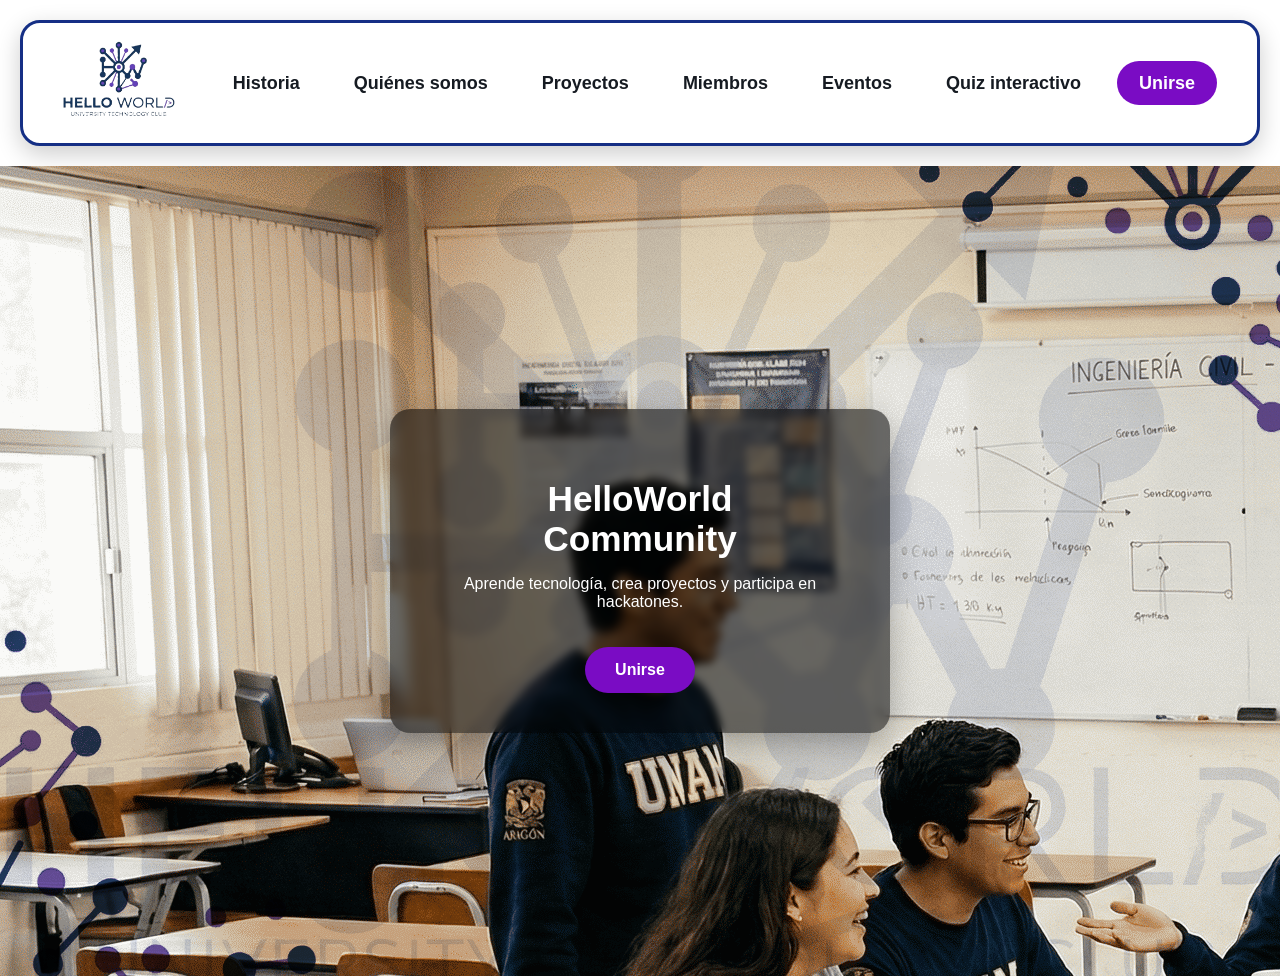
<file: index.html>
<!DOCTYPE html>
<html lang="es">

<head>
  <meta charset="UTF-8">
  <meta name="viewport" content="width=device-width, initial-scale=1.0">
  <title>HelloWorld Community</title>
  <link rel="preload" as="image" href="Multimedia/About/logoHW.png">
  <link rel="preload" as="image" href="Multimedia/About/fondo_pag.png">
  <!-- CSS crítico inline para pintar navbar + hero sin esperar el archivo externo -->
  <style>
    *{box-sizing:border-box;}
    body{margin:0;font-family:Arial,sans-serif;}
    .navbar{position:sticky;top:10px;display:flex;justify-content:space-between;align-items:center;padding:18px 40px;margin:20px;background:white;border:3px solid #152f85;border-radius:20px;box-shadow:0 8px 25px rgba(0,0,0,.2);z-index:1000;}
    .logo img{height:80px;width:auto;}
    .nav-links{display:flex;align-items:center;gap:18px;list-style:none;margin:0;padding:0;}
    .nav-links a{font-size:18px;font-weight:600;color:#161B22;text-decoration:none;padding:12px 18px;border-radius:50px;}
    .join a{background:#7a0cc4;color:white;padding:12px 22px;border-radius:50px;}
    .hero{height:90vh;min-height:500px;display:flex;justify-content:center;align-items:center;text-align:center;position:relative;overflow:hidden;background:linear-gradient(rgba(1,5,35,.5),rgba(21,1,156,.5));}
    .hero-bg-img{position:absolute;inset:0;width:100%;height:100%;object-fit:cover;object-position:center;z-index:0;mix-blend-mode:multiply;}
    .hero-content{position:relative;background:rgba(0,0,0,.55);backdrop-filter:blur(4px);padding:40px 60px;color:white;border-radius:20px;box-shadow:0 10px 30px rgba(0,0,0,.3);max-width:500px;z-index:1;}
    .hero-content h1{font-size:2.2rem;margin-bottom:12px;}
    .hero-btn{display:inline-block;margin-top:20px;background:#7a0cc4;color:white;padding:14px 30px;border-radius:50px;font-weight:bold;text-decoration:none;}
    #menu-toggle{display:none;}
    .menu-icon{display:none;font-size:30px;cursor:pointer;color:#152f85;}
    @media(max-width:768px){
      .menu-icon{display:block;}
      .navbar{flex-wrap:wrap;gap:10px;margin:10px;}
      .nav-links{position:absolute;top:100%;left:0;width:100%;background:white;flex-direction:column;align-items:center;max-height:0;overflow:hidden;transition:.4s;border-radius:0 0 20px 20px;box-shadow:0 10px 20px rgba(0,0,0,.15);}
      #menu-toggle:checked + .menu-icon + .nav-links{max-height:350px;padding:20px 0;}
      .hero-content{padding:30px 20px;max-width:100%;}
    }
  </style>
  <!-- styles.css carga sin bloquear — el critical CSS de arriba ya pintó lo visible -->
  <link rel="stylesheet" href="styles.css" media="print" onload="this.media='all'">
  <noscript><link rel="stylesheet" href="styles.css"></noscript>
</head>

<body>

  <nav class="navbar">
    <a href="index.html" class="logo">
      <img src="Multimedia/About/logoHW.png" alt="HelloWorld Logo" width="80" height="80">
    </a>
    <input type="checkbox" id="menu-toggle">
    <label for="menu-toggle" class="menu-icon">☰</label>
    <ul class="nav-links">
      <li><a href="historia.html">Historia</a></li>
      <li><a href="about.html">Quiénes somos</a></li>
      <li><a href="projects.html">Proyectos</a></li>
      <li><a href="Miembros.html">Miembros</a></li>
      <li><a href="EVENTOS.html">Eventos</a></li>
      <li><a href="QUIZ.html">Quiz interactivo</a></li>
      <li class="join"><a href="Registro.html">Unirse</a></li>
    </ul>
  </nav>

  <section class="hero">
    <img
      src="Multimedia/About/fondo_pag.png"
      alt=""
      class="hero-bg-img"
      fetchpriority="high"
      width="1920"
      height="1080"
    >
    <div class="hero-content">
      <h1>HelloWorld Community</h1>
      <p>Aprende tecnología, crea proyectos y participa en hackatones.</p>
      <a href="Registro.html" class="hero-btn">Unirse</a>
    </div>
  </section>

</body>
</html>
</file>
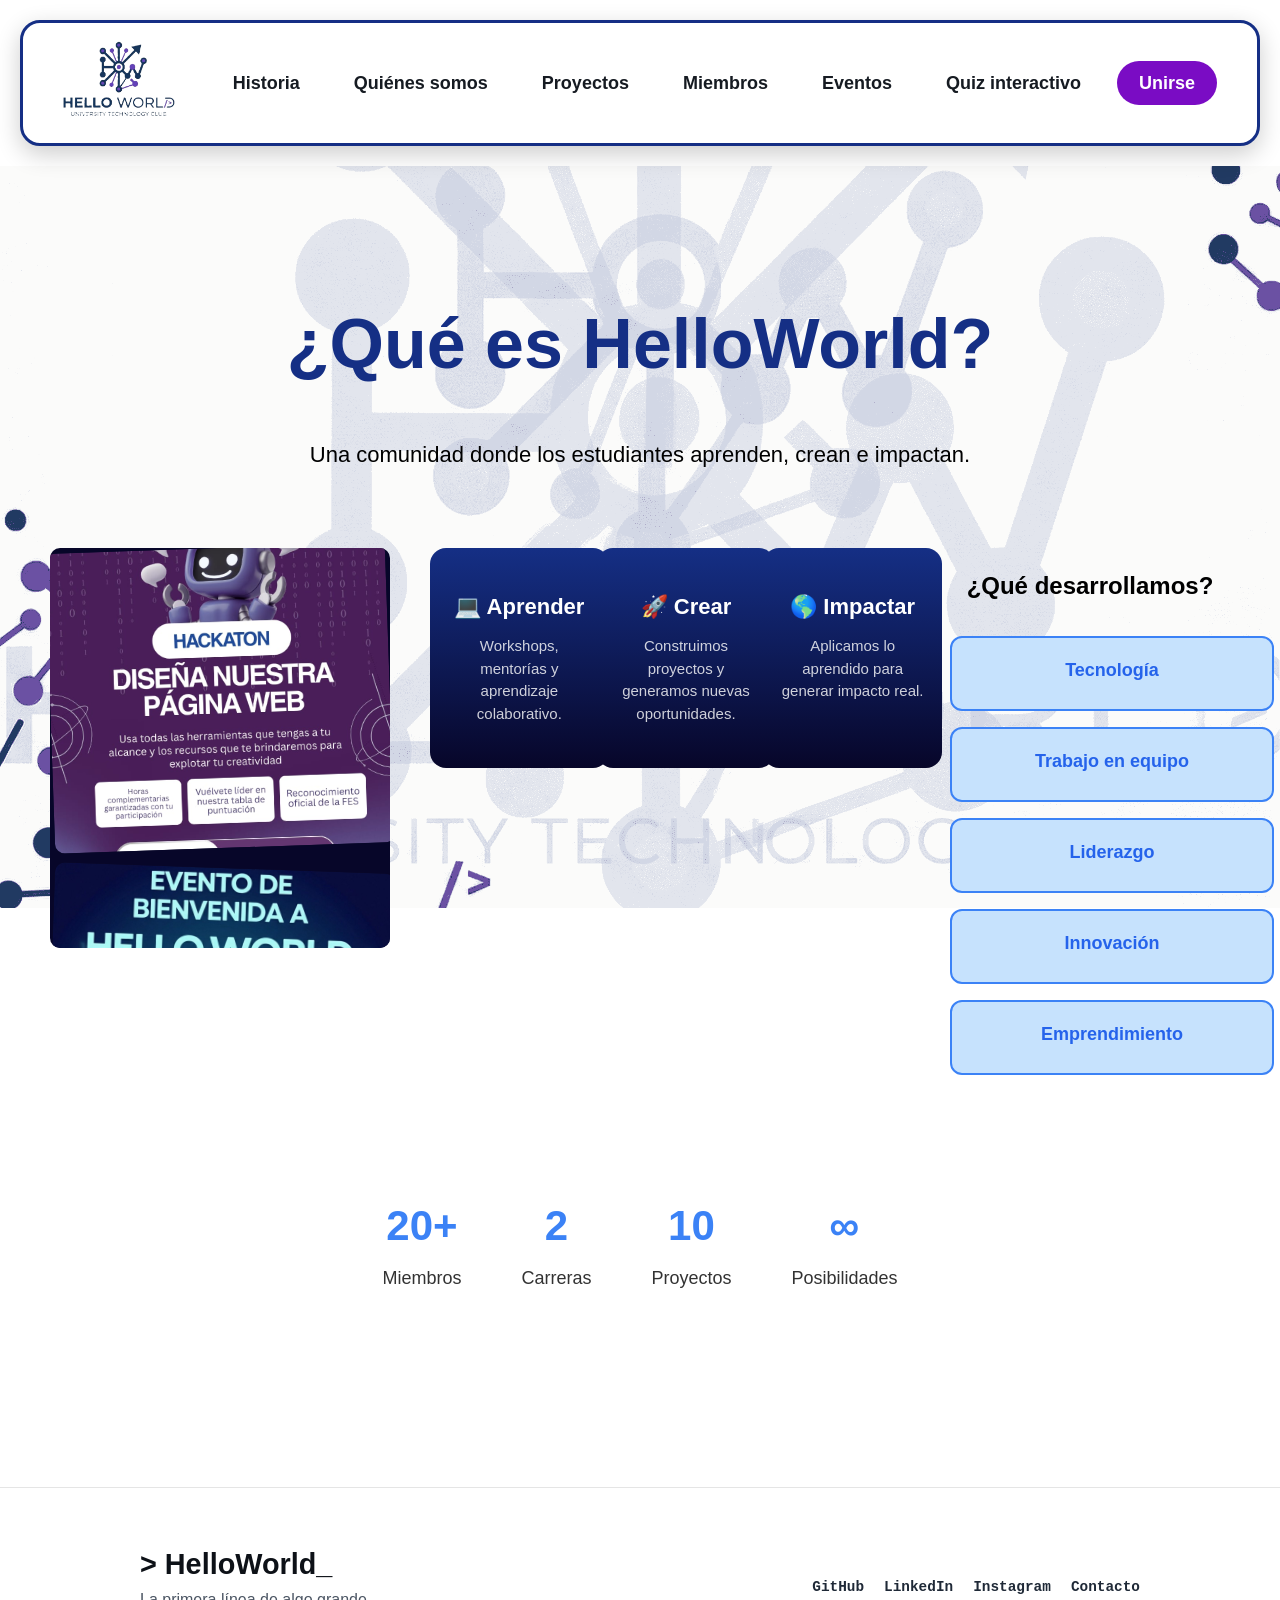
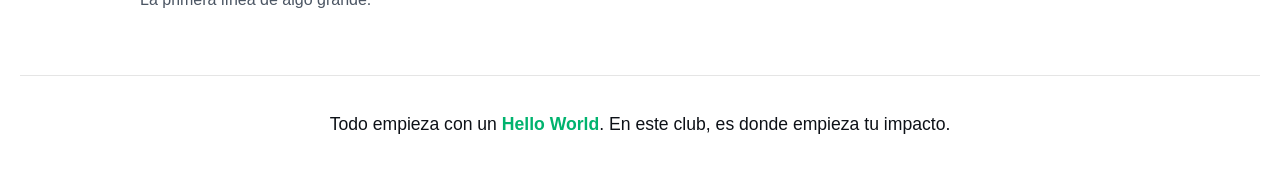
<file: about.html>
<!DOCTYPE html>
<html lang="es">
<head>
  <meta charset="UTF-8">
  <meta name="viewport" content="width=device-width, initial-scale=1.0">
  <title>Qué es HelloWorld</title>
  <!-- Hoja de estilos principal -->
  <link rel="stylesheet" href="styles.css">
</head>

<body>

   <!-- ================= NAVBAR ================= -->
  <nav class="navbar">

    <!-- Logo que redirige al inicio -->
    <a href="index.html" class="logo">
      <img src="Multimedia/About/logoHW.png" alt="HelloWorld Logo" width="80" height="80">
    </a>

    <!-- Checkbox usado para activar el menú responsive -->
    <input type="checkbox" id="menu-toggle">

    <!-- Icono hamburguesa visible en móviles -->
    <label for="menu-toggle" class="menu-icon">
      ☰
    </label>

    <!-- Enlaces de navegación -->
    <ul class="nav-links">
            <li><a href="historia.html">Historia</a></li>
            <li><a href="about.html">Quiénes somos</a></li>
            <li><a href="projects.html">Proyectos</a></li>
            <li><a href="Miembros.html">Miembros</a></li>
            <li><a href="EVENTOS.html">Eventos</a></li>
            <li><a href="QUIZ.html">Quiz interactivo</a></li>
            <li class="join"><a href="Registro.html">Unirse</a></li>
        </ul>

  </nav>
  <!-- ================= SECCIÓN ABOUT ================= -->
  <section class="about">

    <!-- Encabezado de la sección -->
    <div class="about-header">
      <h1>¿Qué es HelloWorld?</h1>
      <p>Una comunidad donde los estudiantes aprenden, crean e impactan.</p>
    </div>

    <!-- Layout principal (carrusel + tarjetas + skills) -->
    <section class="about-layout">

      <!-- Carrusel vertical de fotos -->
      <div class="photo-carousel">
        <div class="carousel-track">
          <img src="Multimedia/About/carr1.jpeg" loading="lazy" width="400" height="300" alt="Foto 1">
          <img src="Multimedia/About/carr2.jpeg" loading="lazy" width="400" height="300" alt="Foto 2">
          <img src="Multimedia/About/carr3.jpeg" loading="lazy" width="400" height="300" alt="Foto 3">
          <img src="Multimedia/About/carr4.jpeg" loading="lazy" width="400" height="300" alt="Foto 4">
          <img src="Multimedia/About/carr5.jpeg" loading="lazy" width="400" height="300" alt="Foto 5">

          <!-- Duplicadas para crear efecto de loop en el carrusel -->
          <img src="Multimedia/About/carr1.jpeg" loading="lazy" width="400" height="300" alt="Foto 1">
          <img src="Multimedia/About/carr2.jpeg" loading="lazy" width="400" height="300" alt="Foto 2">
          <img src="Multimedia/About/carr3.jpeg" loading="lazy" width="400" height="300" alt="Foto 3">
          <img src="Multimedia/About/carr4.jpeg" loading="lazy" width="400" height="300" alt="Foto 4">
          <img src="Multimedia/About/carr5.jpeg" loading="lazy" width="400" height="300" alt="Foto 5">
        </div>
      </div>

      <!-- Tarjetas principales del club -->
      <div class="cards-triangle">

        <!-- TARJETA: APRENDER -->
        <div class="card aprender">

          <div class="card-header">
            <h2>💻 Aprender</h2>
            <p class="short-text">
              Workshops, mentorías y aprendizaje colaborativo.
            </p>
          </div>

          <!-- Información extendida que aparece al hacer hover -->
          <div class="card-expanded">
            <img src="Multimedia/About/aprende.jpg" width="400" height="250" loading="lazy">

            <p>
              Aquí los estudiantes pueden aprender unos de otros,
              participar en proyectos reales y desarrollar tanto
              habilidades técnicas como habilidades blandas.
            </p>

            <p>
              No importa la carrera que estudies. HelloWorld es un
              espacio para que estudiantes de distintas áreas
              compartan conocimiento y aprendan juntos.
            </p>
          </div>

        </div>

        <!-- TARJETA: CREAR -->
        <div class="card crear">

          <div class="card-header">
            <h2>🚀 Crear</h2>
            <p class="short-text">
              Construimos proyectos y generamos nuevas oportunidades.
            </p>
          </div>

          <div class="card-expanded">
            <img src="Multimedia/About/crear.png" width="400" height="250" loading="lazy">

            <p>
              En HelloWorld creemos que crear no solo significa desarrollar tecnología,
              sino también construir relaciones y oportunidades. A través de proyectos,
              hackatones y colaboraciones, los miembros pueden conectar con otros
              estudiantes, mentores y profesionales.
            </p>

            <p>
              Estas experiencias permiten desarrollar habilidades técnicas como
              programación o diseño, pero también habilidades clave como trabajo
              en equipo, liderazgo y comunicación.
            </p>
          </div>

        </div>

        <!-- TARJETA: IMPACTAR -->
        <div class="card impactar">

          <div class="card-header">
            <h2>🌎 Impactar</h2>
            <p class="short-text">
              Aplicamos lo aprendido para generar impacto real.
            </p>
          </div>

          <div class="card-expanded">
            <img src="Multimedia/About/impacto.png" width="400" height="250" loading="lazy">

            <p>
              En HelloWorld buscamos aplicar todo lo aprendido dentro del club
              para resolver problemas reales y generar un impacto positivo
              en nuestra comunidad universitaria.
            </p>

            <p>
              Nuestro objetivo no solo es desarrollar tecnología, sino también
              fortalecer la unión entre estudiantes y crear un espacio donde
              cada miembro pueda crecer personal y profesionalmente.
            </p>

            <p>
              Aspiramos a que HelloWorld sea un punto de referencia dentro
              de los clubs de la facultad y una plataforma que impulse a
              nuestros miembros a convertirse en líderes del futuro.
            </p>
          </div>

        </div>

      </div>

      <!-- Lista de habilidades desarrolladas en el club -->
      <div class="skills">

        <h3>¿Qué desarrollamos?</h3>

        <ul>

          <li>
            <span class="skill-title">Tecnología</span>
            <span class="skill-desc">
              Programación, hardware y desarrollo de proyectos.
            </span>
          </li>

          <li>
            <span class="skill-title">Trabajo en equipo</span>
            <span class="skill-desc">
              Colaboración entre estudiantes de distintas carreras.
            </span>
          </li>

          <li>
            <span class="skill-title">Liderazgo</span>
            <span class="skill-desc">
              Organización y dirección de proyectos tecnológicos.
            </span>
          </li>

          <li>
            <span class="skill-title">Innovación</span>
            <span class="skill-desc">
              Creación de ideas y soluciones nuevas.
            </span>
          </li>

          <li>
            <span class="skill-title">Emprendimiento</span>
            <span class="skill-desc">
              Desarrollo de proyectos con visión de impacto.
            </span>
          </li>

        </ul>

      </div>

    </section>

    <!-- ================= ESTADÍSTICAS ================= -->
    <div class="stats">

      <div class="stat">
        <h2>20+</h2>
        <p>Miembros</p>
      </div>

      <div class="stat">
        <h2>2</h2>
        <p>Carreras</p>
      </div>

      <div class="stat">
        <h2>10</h2>
        <p>Proyectos</p>
      </div>

      <div class="stat">
        <h2>∞</h2>
        <p>Posibilidades</p>
      </div>

    </div>

  </section>

  <script>
    // Soporte táctil para las tarjetas en móvil
    document.querySelectorAll('.card').forEach(card => {
      card.addEventListener('click', () => {
        card.classList.toggle('card-active');
      });
    });
  </script>

  <footer class="site-footer">
    <div class="footer-container">
      <div class="footer-brand">
        <h2 class="mono-text">> HelloWorld_</h2>
        <p class="tagline">La primera línea de algo grande.</p>
      </div>
      <div class="footer-links">
        <a href="https://github.com/anagmc059" target="_blank" class="social-link">GitHub</a>
        <a href="https://www.linkedin.com/in/hello-world-undefined-5243573b5?utm_source=share_via&utm_content=profile&utm_medium=member_android" target="_blank" class="social-link">LinkedIn</a>
        <a href="https://www.instagram.com/helloworld_unam?igsh=NGc1cXB5MWlveDVn" target="_blank" class="social-link">Instagram</a>
        <a href="https://www.itsebastianvz.dev/" target="_blank" class="social-link">Contacto</a>
      </div>
    </div>
    <div class="footer-bottom">
      <p class="final-phrase">Todo empieza con un <span style="color:#00B36E;font-weight:bold;">Hello World</span>. En este club, es donde empieza tu impacto.</p>
    </div>
  </footer>

</body>

</html>
</file>
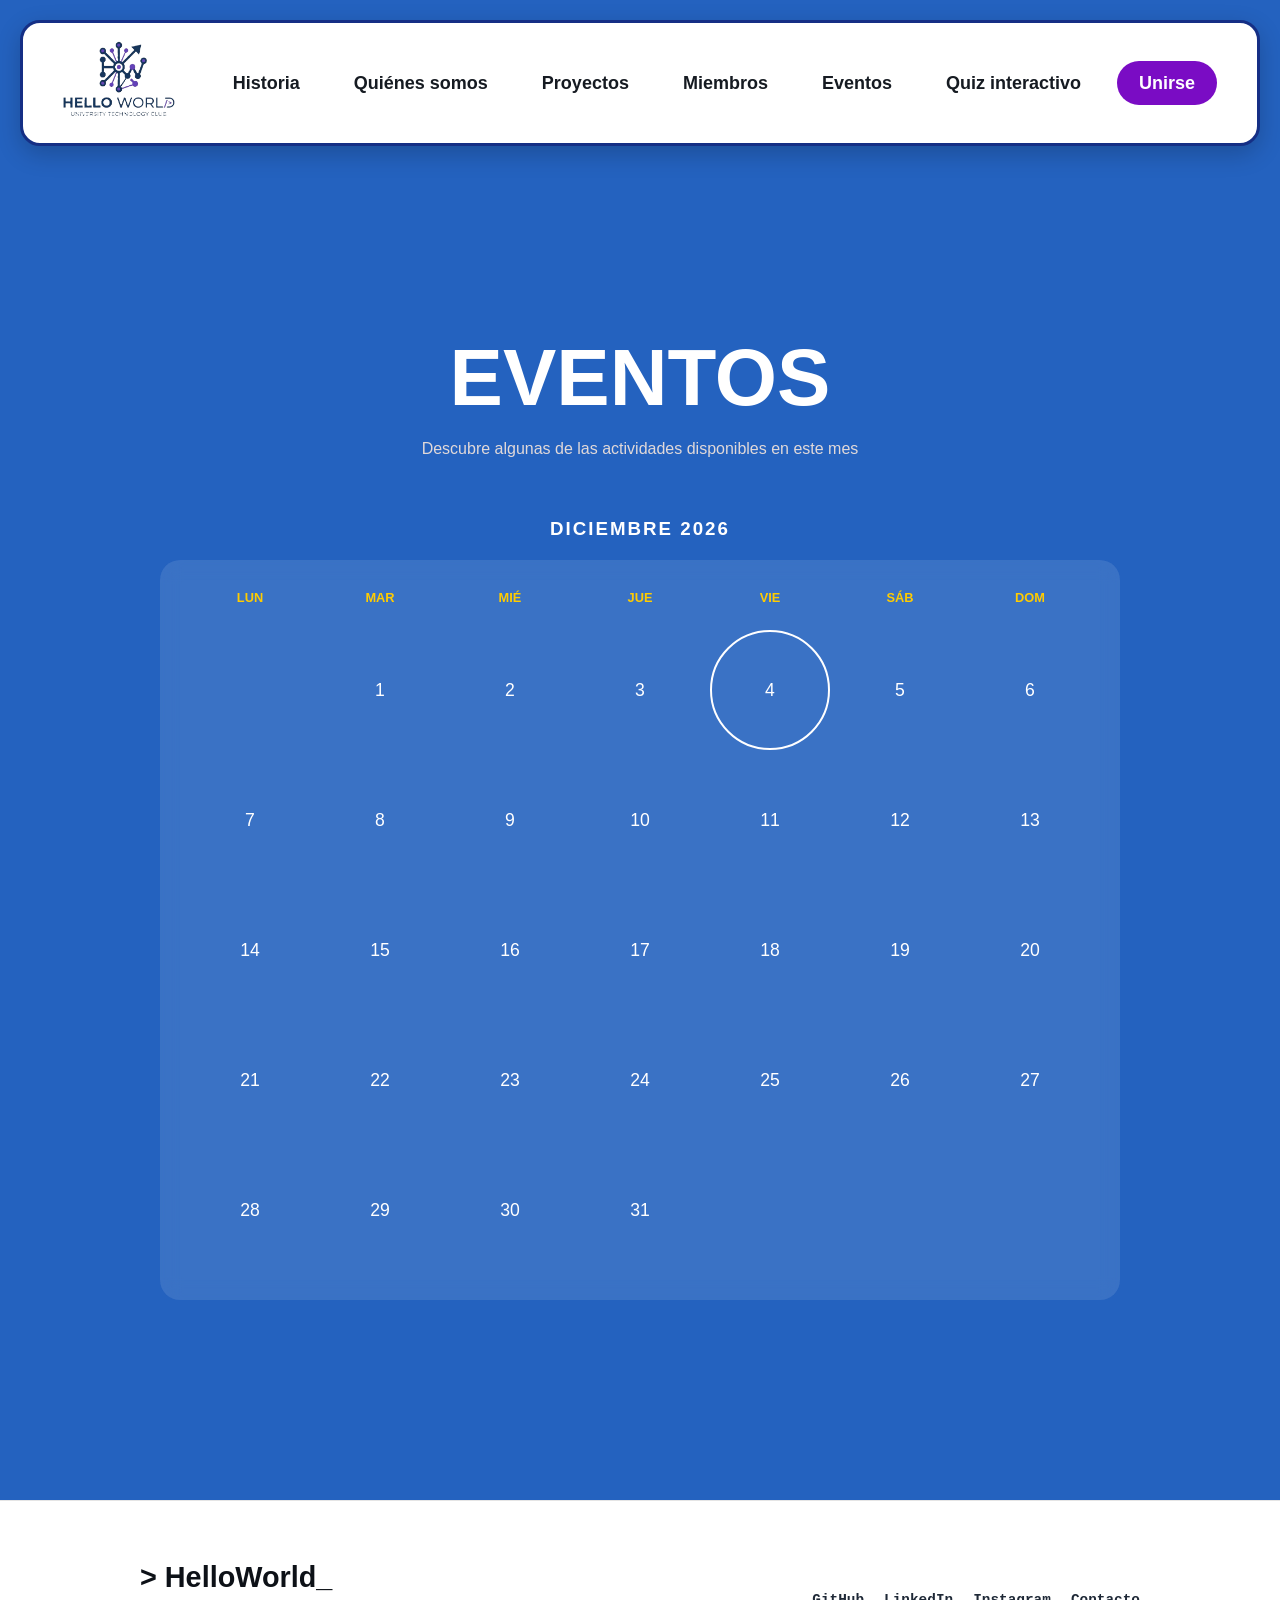
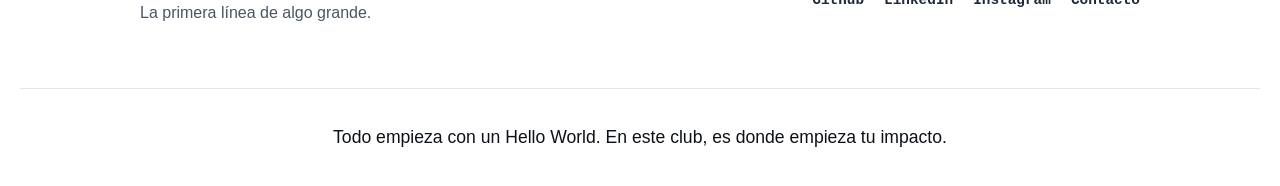
<file: EVENTOS.html>
<!DOCTYPE html>
<html lang="es">
<head>
    <meta charset="UTF-8">
    <meta name="viewport" content="width=device-width, initial-scale=1.0">
    <title>EVENTOS | HelloWorld</title>
    <link rel="stylesheet" href="styles.css">
    <style>
        :root { --primary: #2462bf; --accent: #ffcc00; --dark: #0d2c5e; }
        
        /* Ajustes específicos para la sección de calendario */
        body { margin: 0; font-family: 'Segoe UI', sans-serif; background-color: var(--primary); color: white; }
        
        #seccion-eventos { padding: 100px 20px 60px; text-align: center; }
        .impact-title { font-family: 'Impact', sans-serif; font-size: clamp(3rem, 10vw, 5rem); margin-bottom: 10px; }

        .calendar-card {
            max-width: 900px; margin: 0 auto 40px; background: rgba(255,255,255,0.1);
            padding: 30px; border-radius: 20px; backdrop-filter: blur(10px);
        }

        .calendar-grid { display: grid; grid-template-columns: repeat(7, 1fr); gap: 10px; }
        .day-name { color: var(--accent); font-weight: bold; padding-bottom: 15px; text-transform: uppercase; font-size: 0.8rem; }
        
        .day { 
            aspect-ratio: 1/1; display: flex; align-items: center; justify-content: center; 
            border-radius: 50%; transition: 0.3s; font-size: 1.1rem; position: relative;
        }

        .today { border: 2px solid white; }
        .has-event { background: var(--accent); color: var(--dark); font-weight: bold; cursor: pointer; }
        .has-event:hover { transform: scale(1.1); background: white; }

        .event-info-grid {
            max-width: 900px; margin: 0 auto; display: grid; 
            grid-template-columns: repeat(auto-fit, minmax(280px, 1fr)); gap: 20px;
        }
        .event-card {
            background: white; color: #333; padding: 20px; border-radius: 15px;
            text-align: left; border-left: 6px solid var(--accent);
        }
    </style>
</head>
<body>

    <nav class="navbar">
        <a href="index.html" class="logo">
            <img src="Multimedia/About/logoHW.png" alt="HelloWorld Logo" width="80" height="80">
        </a>
        <input type="checkbox" id="menu-toggle">
        <label for="menu-toggle" class="menu-icon">☰</label>
        <ul class="nav-links">
            <li><a href="historia.html">Historia</a></li>
            <li><a href="about.html">Quiénes somos</a></li>
            <li><a href="projects.html">Proyectos</a></li>
            <li><a href="Miembros.html">Miembros</a></li>
            <li><a href="EVENTOS.html">Eventos</a></li>
            <li><a href="QUIZ.html">Quiz interactivo</a></li>
            <li class="join"><a href="Registro.html">Unirse</a></li>
        </ul>
    </nav>

    <section id="seccion-eventos">
        <h2 class="impact-title">EVENTOS</h2>
        <p style="margin-bottom: 60px; color: #e1d9d9;">Descubre algunas de las actividades disponibles en este mes</p>
        <h3 id="month-name" style="text-transform: uppercase; letter-spacing: 2px; margin-bottom: 20px;"></h3>

        <div class="calendar-card">
            <div class="calendar-grid" id="calendar-mesh">
                <div class="day-name">Lun</div><div class="day-name">Mar</div><div class="day-name">Mié</div>
                <div class="day-name">Jue</div><div class="day-name">Vie</div><div class="day-name">Sáb</div><div class="day-name">Dom</div>
            </div>
        </div>

        <div class="event-info-grid" id="event-list"></div>
    </section>

    <footer class="site-footer">
        <div class="footer-container">
            <div class="footer-brand">
                <h2 class="mono-text">> HelloWorld_</h2>
                <p class="tagline">La primera línea de algo grande.</p>
            </div>
            
            <div class="footer-links">
                <a href="https://github.com/anagmc059" target="_blank" class="social-link">GitHub</a>
                <a href="https://www.linkedin.com/in/hello-world-undefined-5243573b5?utm_source=share_via&utm_content=profile&utm_medium=member_android" target="_blank" class="social-link">LinkedIn</a>
                <a href="https://www.instagram.com/helloworld_unam?igsh=NGc1cXB5MWlveDVn" target="_blank" class="social-link">Instagram</a>
                <a href="https://www.itsebastianvz.dev/" target="_blank" class="social-link">Contacto</a>
            </div>
        </div>
        
        <div class="footer-bottom">
            <p class="final-phrase">Todo empieza con un <span class="highlight">Hello World</span>. En este club, es donde empieza tu impacto.</p>
        </div>
    </footer>

    <script>
        // Lógica de Renderizado del Calendario
        const eventsData = [
            { day: 10, month: 2, title: "Workshop de React", desc: "Aprende bases de desarrollo moderno.", type: "WORKSHOP" },
            { day: 25, month: 2, title: "Hackathon Interno", desc: "12 horas de competencia y pizza.", type: "COMPETENCIA" },
            { day: 15, month: 3, title: "Demo Day", desc: "Presentación de proyectos finales.", type: "NETWORKING" }
        ];

        function renderCalendar() {
            const now = new Date();
            const year = now.getFullYear();
            const month = now.getMonth();
            const monthNames = ["Enero", "Febrero", "Marzo", "Abril", "Mayo", "Junio", "Julio", "Agosto", "Septiembre", "Octubre", "Noviembre", "Diciembre"];
            
            document.getElementById('month-name').innerText = `${monthNames[month]} ${year}`;

            const firstDay = new Date(year, month, 1).getDay();
            const daysInMonth = new Date(year, month + 1, 0).getDate();
            const calendarMesh = document.getElementById('calendar-mesh');
            const eventList = document.getElementById('event-list');

            let startingIndex = firstDay === 0 ? 6 : firstDay - 1;

            for (let i = 0; i < startingIndex; i++) {
                const emptyDiv = document.createElement('div');
                calendarMesh.appendChild(emptyDiv);
            }

            for (let d = 1; d <= daysInMonth; d++) {
                const dayDiv = document.createElement('div');
                dayDiv.classList.add('day');
                dayDiv.innerText = d;

                if (d === now.getDate()) dayDiv.classList.add('today');

                const event = eventsData.find(e => e.day === d && e.month === month);
                if (event) {
                    dayDiv.classList.add('has-event');
                    const card = document.createElement('div');
                    card.className = 'event-card';
                    card.innerHTML = `
                        <small style="color:var(--primary); font-weight:bold">${event.type}</small>
                        <h4 style="margin:10px 0 5px">${event.title}</h4>
                        <p style="margin:0; font-size:0.9rem">${event.desc}</p>
                        <p style="font-size:0.8rem; margin-top:10px"><strong>Día:</strong> ${d} de ${monthNames[month]}</p>
                    `;
                    eventList.appendChild(card);
                }
                calendarMesh.appendChild(dayDiv);
            }
        }

        renderCalendar();
    </script>
</body>
</html>
</file>
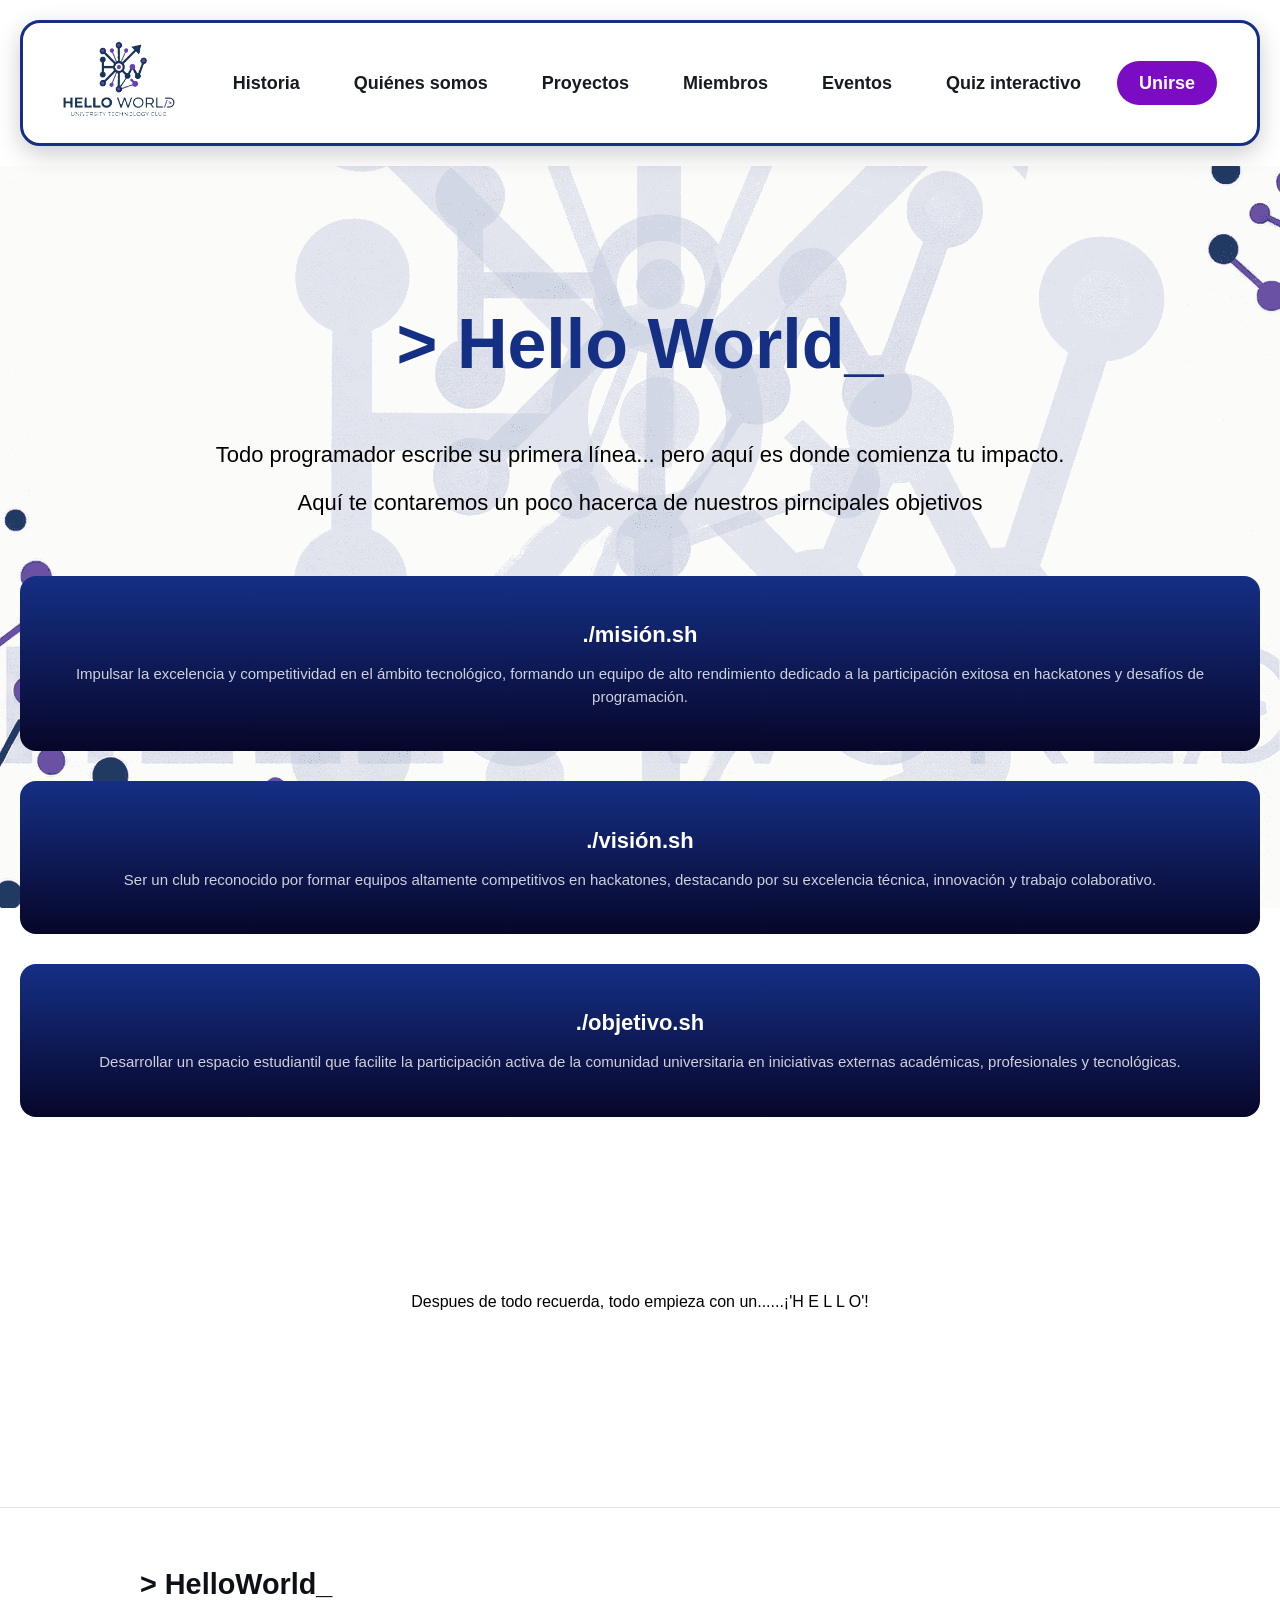
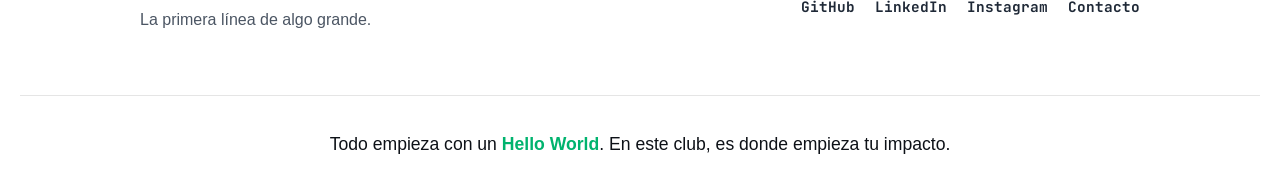
<file: historia.html>
<!DOCTYPE html>
<html lang="es">
<head>
    <meta charset="UTF-8">
    <meta name="viewport" content="width=device-width, initial-scale=1.0">
    <title>Historia - HelloWorld</title>
    
    <link rel="preconnect" href="https://fonts.googleapis.com">
    <link rel="preconnect" href="https://fonts.gstatic.com" crossorigin>
    <link href="https://fonts.googleapis.com/css2?family=Inter:wght@400;500;700&family=JetBrains+Mono:wght@400;700&display=swap" rel="stylesheet" media="print" onload="this.media='all'">
    <noscript><link href="https://fonts.googleapis.com/css2?family=Inter:wght@400;500;700&family=JetBrains+Mono:wght@400;700&display=swap" rel="stylesheet"></noscript>
    
    <link rel="stylesheet" href="styles.css">
</head>
<body>

  <!-- ================= NAVBAR ================= -->
  <nav class="navbar">

    <!-- Logo que redirige al inicio -->
    <a href="index.html" class="logo">
      <img src="Multimedia/About/logoHW.png" alt="HelloWorld Logo" width="80" height="80">
    </a>

    <!-- Checkbox usado para activar el menú responsive -->
    <input type="checkbox" id="menu-toggle">

    <!-- Icono hamburguesa visible en móviles -->
    <label for="menu-toggle" class="menu-icon">
      ☰
    </label>

    <!-- Enlaces de navegación -->
    <ul class="nav-links">
            <li><a href="historia.html">Historia</a></li>
            <li><a href="about.html">Quiénes somos</a></li>
            <li><a href="projects.html">Proyectos</a></li>
            <li><a href="Miembros.html">Miembros</a></li>
            <li><a href="EVENTOS.html">Eventos</a></li>
            <li><a href="QUIZ.html">Quiz interactivo</a></li>
            <li class="join"><a href="Registro.html">Unirse</a></li>
        </ul>

  </nav>

    <section class="about">
        <div class="about-header">
            <h1>> Hello World_</h1>
            <p>Todo programador escribe su primera línea... pero aquí es donde comienza tu impacto.</p>
            <p>Aquí te contaremos un poco hacerca de nuestros pirncipales objetivos</p>
        </div>

        <div class="cards" style="margin-top: 60px;">
            <div class="card">
                <div class="card-header">
                    <h2>./misión.sh</h2>
                </div>
                <div class="short-text">
                    <p style="color: white; text-align: center;">Impulsar la excelencia y competitividad en el ámbito tecnológico, formando un equipo de alto rendimiento dedicado a la participación exitosa en hackatones y desafíos de programación.</p>
                </div>
            </div>

            <div class="card">
                <div class="card-header">
                    <h2>./visión.sh</h2>
                </div>
                <div class="short-text">
                    <p style="color: white; text-align: center;">Ser un club reconocido por formar equipos altamente competitivos en hackatones, destacando por su excelencia técnica, innovación y trabajo colaborativo.</p>
                </div>
            </div>

            <div class="card">
                <div class="card-header">
                    <h2>./objetivo.sh</h2>
                </div>
                <div class="short-text">
                    <p style="color: white; text-align: center;">Desarrollar un espacio estudiantil que facilite la participación activa de la comunidad universitaria en iniciativas externas académicas, profesionales y tecnológicas.</p>
                </div>
            </div>
        </div>
    </section>

    <section class="about">
        <div>
            <p>Despues de todo recuerda, todo empieza con un......¡'H E L L O'!</p>
        </div>
    </section>

    <footer class="site-footer">
        <div class="footer-container">
            <div class="footer-brand">
                <h2 class="mono-text" style="margin: 0; font-size: 1.8rem; color: #0D1117;">> HelloWorld_</h2>
                <p class="tagline" style="color: #4B5563; margin-top: 10px;">La primera línea de algo grande.</p>
            </div>
            
            <div class="footer-links" style="display: flex; gap: 20px;">
                <a href="https://github.com/HelloWorldClub" target="_blank" class="social-link" style="color: #1F2937; text-decoration: none; font-weight: bold;">GitHub</a>
                <a href="https://www.linkedin.com/in/hello-world-undefined-5243573b5?utm_source=share_via&utm_content=profile&utm_medium=member_android" target="_blank" class="social-link" style="color: #1F2937; text-decoration: none; font-weight: bold;">LinkedIn</a>
                <a href="https://www.instagram.com/helloworld_unam?igsh=NGc1cXB5MWlveDVn" target="_blank" class="social-link" style="color: #1F2937; text-decoration: none; font-weight: bold;">Instagram</a>
                <a href="https://www.itsebastianvz.dev/" target="_blank" class="social-link" style="color: #1F2937; text-decoration: none; font-weight: bold;">Contacto</a>
            </div>
        </div>
        
        <div class="footer-bottom" style="text-align: center; margin-top: 50px; padding-top: 20px; border-top: 1px solid rgba(0,0,0,0.1);">
            <p class="final-phrase" style="color: #0D1117; font-weight: 500;">Todo empieza con un <span style="color: #00B36E; font-weight: bold;">Hello World</span>. En este club, es donde empieza tu impacto.</p>
        </div>
    </footer>

    <script>
        const secretCode = ['h', 'e', 'l', 'l', 'o'];
        let inputSequence = [];

        document.addEventListener('keydown', (e) => {
            if(e.target.tagName.toLowerCase() === 'input' || e.target.tagName.toLowerCase() === 'textarea') return;
            
            inputSequence.push(e.key.toLowerCase());
            inputSequence = inputSequence.slice(-secretCode.length);
            
            if (inputSequence.join('') === secretCode.join('')) {
                if(!document.getElementById('wow-easter-egg')){
                    triggerEasterEgg();
                }
                inputSequence = []; 
            }
        });

        function triggerEasterEgg() {
            const overlay = document.createElement('div');
            overlay.id = 'wow-easter-egg';
            
            overlay.innerHTML = `
                <div class="terminal-egg">
                    <p class="typewriter">>_ ROOT ACCESS GRANTED...</p>
                    <p class="fade-in-1">>_ HELLO, DEVELOPER.</p>
                    <p class="fade-in-2" style="color: #E6EDF3;">Acabas de descubrir el secreto de HelloWorld. ¿Tienes lo necesario para unirte a la élite del código?</p>
                    <div class="fade-in-3" style="margin-top: 25px;">
                        <button class="secret-cta" onclick="window.location.href='#registro'">[ Postularme ahora ]</button>
                        <button class="secret-cta outline" onclick="document.getElementById('wow-easter-egg').remove()">[ Cerrar terminal ]</button>
                    </div>
                </div>
            `;
            document.body.appendChild(overlay);
        }
    </script>
</body>
</html>
</file>
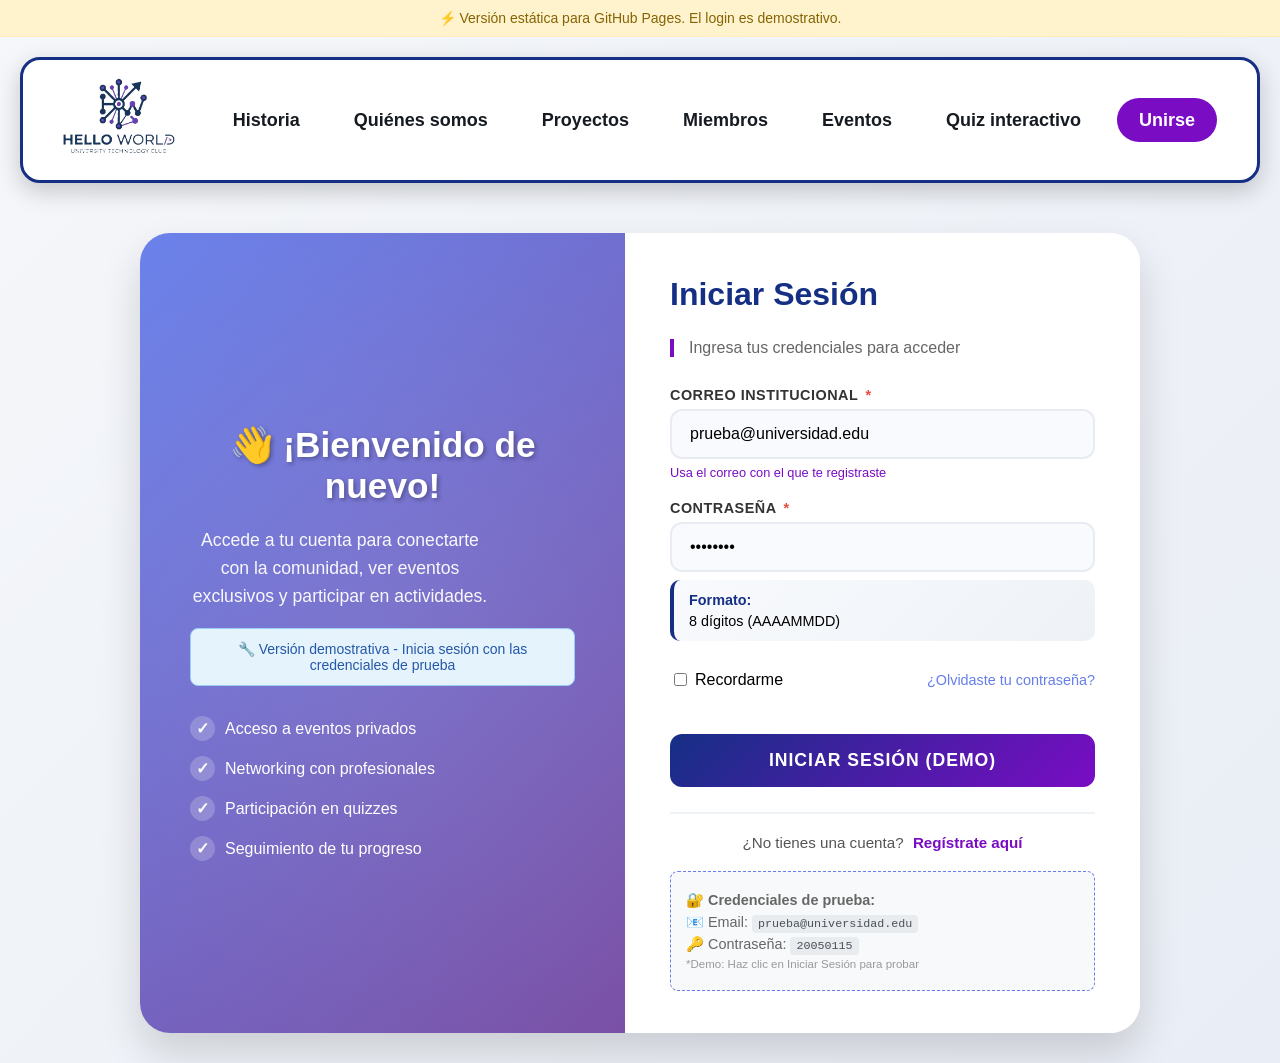
<file: login.html>
<!DOCTYPE html>
<html lang="es">
<head>
<meta charset="UTF-8">
<meta name="viewport" content="width=device-width, initial-scale=1.0">
<title>Iniciar Sesión - HelloWorld</title>
<link rel="stylesheet" href="styles.css">
<link rel="stylesheet" href="styleRegistro.css">
<style>
    /* Aviso de GitHub Pages */
    .github-notice {
        background: #fff3cd;
        color: #856404;
        padding: 10px;
        text-align: center;
        border-bottom: 1px solid #ffeeba;
        font-size: 14px;
    }
    .github-notice a {
        color: #533f03;
        font-weight: bold;
    }
    
    /* Mensaje de demo */
    .demo-message {
        background: #e3f2fd;
        color: #0d47a1;
        padding: 12px;
        border-radius: 8px;
        margin: 15px 0;
        font-size: 14px;
        text-align: center;
        border: 1px solid #90caf9;
    }
    
    /* Mantener los estilos originales del login */
    .left-panel-login {
        background: linear-gradient(135deg, #667eea 0%, #764ba2 100%);
    }

    .welcome-message {
        text-align: center;
        padding: 20px;
    }

    .feature-list {
        list-style: none;
        padding: 0;
        margin-top: 30px;
    }

    .feature-list li {
        margin: 15px 0;
        display: flex;
        align-items: center;
        gap: 10px;
    }

    .feature-list li:before {
        content: "✓";
        background: rgba(255,255,255,0.2);
        width: 25px;
        height: 25px;
        border-radius: 50%;
        display: inline-flex;
        align-items: center;
        justify-content: center;
        font-weight: bold;
    }

    .forgot-password {
        text-align: right;
        margin: 10px 0;
    }

    .forgot-password a {
        color: #667eea;
        text-decoration: none;
        font-size: 0.9em;
    }

    .demo-credentials {
        margin-top: 20px;
        padding: 15px;
        background: #f8f9fa;
        border-radius: 8px;
        font-size: 0.9em;
        border: 1px dashed #667eea;
    }

    .demo-credentials p {
        margin: 5px 0;
        color: #666;
    }

    .demo-credentials code {
        background: #e9ecef;
        padding: 2px 6px;
        border-radius: 4px;
        color: #495057;
    }
</style>
</head>
<body>
    <!-- Aviso de GitHub Pages -->
    <div class="github-notice">
        ⚡ Versión estática para GitHub Pages. El login es demostrativo.
    </div>

    <!-- Navbar igual a la original pero con enlaces a versiones estáticas -->
    <nav class="navbar">
        <a href="index.html" class="logo">
            <img src="Multimedia/About/logoHW.png" alt="HelloWorld Logo">
        </a>
        <input type="checkbox" id="menu-toggle">
        <label for="menu-toggle" class="menu-icon">☰</label>
        <ul class="nav-links">
            <li><a href="historia.html">Historia</a></li>
            <li><a href="about.html">Quiénes somos</a></li>
            <li><a href="projects.html">Proyectos</a></li>
            <li><a href="Miembros.html">Miembros</a></li>
            <li><a href="EVENTOS.html">Eventos</a></li>
            <li><a href="QUIZ.html">Quiz interactivo</a></li>
            <li class="join"><a href="Registro.html">Unirse</a></li>
        </ul>
    </nav>

    <!-- Contenido principal -->
    <div class="main-content">
        <div class="register-card">
            <!-- Lado izquierdo: Información visual -->
            <div class="left-panel left-panel-login">
                <div class="welcome-message">
                    <h3>👋 ¡Bienvenido de nuevo!</h3>
                    <p>Accede a tu cuenta para conectarte con la comunidad, ver eventos exclusivos y participar en actividades.</p>
                    
                    <!-- Mensaje de demo dentro del panel izquierdo -->
                    <div class="demo-message">
                        🔧 Versión demostrativa - Inicia sesión con las credenciales de prueba
                    </div>
                    
                    <ul class="feature-list">
                        <li>Acceso a eventos privados</li>
                        <li>Networking con profesionales</li>
                        <li>Participación en quizzes</li>
                        <li>Seguimiento de tu progreso</li>
                    </ul>
                </div>
            </div>

            <!-- Lado derecho: Formulario de login -->
            <div class="right-panel">
                <h2>Iniciar Sesión</h2>
                <p class="subtitle">Ingresa tus credenciales para acceder</p>

                <!-- Formulario demo - no envía datos -->
                <form onsubmit="event.preventDefault(); loginDemo();" id="loginForm">
                    <!-- Campo: Correo institucional -->
                    <div class="form-group">
                        <label for="email">Correo institucional <span class="required">*</span></label>
                        <input type="email" id="email" name="email" placeholder="ejemplo@universidad.edu" required value="prueba@universidad.edu">
                        <span class="helper-text">Usa el correo con el que te registraste</span>
                    </div>

                    <!-- Campo: Contraseña -->
                    <div class="form-group">
                        <label for="password">Contraseña <span class="required">*</span></label>
                        <input type="password" id="password" name="password" placeholder="Tu contraseña" required value="20050115">
                        <div class="password-info">
                            <strong>Formato:</strong> 8 dígitos (AAAAMMDD)
                        </div>
                    </div>

                    <!-- Opción "Recordarme" -->
                    <div style="display: flex; justify-content: space-between; align-items: center; margin: 15px 0;">
                        <label style="display: flex; align-items: center; gap: 5px;">
                            <input type="checkbox" name="recordar" value="1"> Recordarme
                        </label>
                        <div class="forgot-password">
                            <a href="#" onclick="alert('Demo: En la versión completa, aquí recuperarías tu contraseña'); return false;">¿Olvidaste tu contraseña?</a>
                        </div>
                    </div>

                    <!-- Botón de inicio de sesión -->
                    <button type="submit" class="btn-submit">Iniciar Sesión (Demo)</button>
                </form>

                <!-- Enlace a registro -->
                <div class="login-redirect">
                    ¿No tienes una cuenta?
                    <a href="Registro.html">Regístrate aquí</a>
                </div>

                <!-- Credenciales de demostración -->
                <div class="demo-credentials">
                    <p><strong>🔐 Credenciales de prueba:</strong></p>
                    <p>📧 Email: <code>prueba@universidad.edu</code></p>
                    <p>🔑 Contraseña: <code>20050115</code></p>
                    <p style="font-size: 0.8em; color: #999;">*Demo: Haz clic en Iniciar Sesión para probar</p>
                </div>
            </div>
        </div>
    </div>

    <script>
        // Función demo para simular login
        function loginDemo() {
            const email = document.getElementById('email').value;
            const password = document.getElementById('password').value;
            
            // Validaciones igual a las originales
            if (!email || !password) {
                alert('❌ Por favor, completa todos los campos.');
                return;
            }

            if (!email.includes('@') || email.split('@')[1].length < 3) {
                alert('❌ Por favor, ingresa un correo electrónico válido.');
                return;
            }

            if (password.length !== 8 || !/^\d+$/.test(password)) {
                alert('❌ La contraseña debe tener exactamente 8 dígitos numéricos.');
                return;
            }

            // Demo: Verificar credenciales de ejemplo
            if (email === 'prueba@universidad.edu' && password === '20050115') {
                alert('✅ ¡Demo exitoso! En la versión con PHP, serías redirigido a Miembros.php');
                // En la versión real: window.location.href = 'Miembros.php';
            } else {
                alert('❌ Credenciales incorrectas. Prueba con: prueba@universidad.edu / 20050115');
            }
        }

        // También mantener la validación del submit
        document.getElementById('loginForm').addEventListener('submit', function(e) {
            e.preventDefault();
            loginDemo();
        });
    </script>
</body>
</html>
</file>
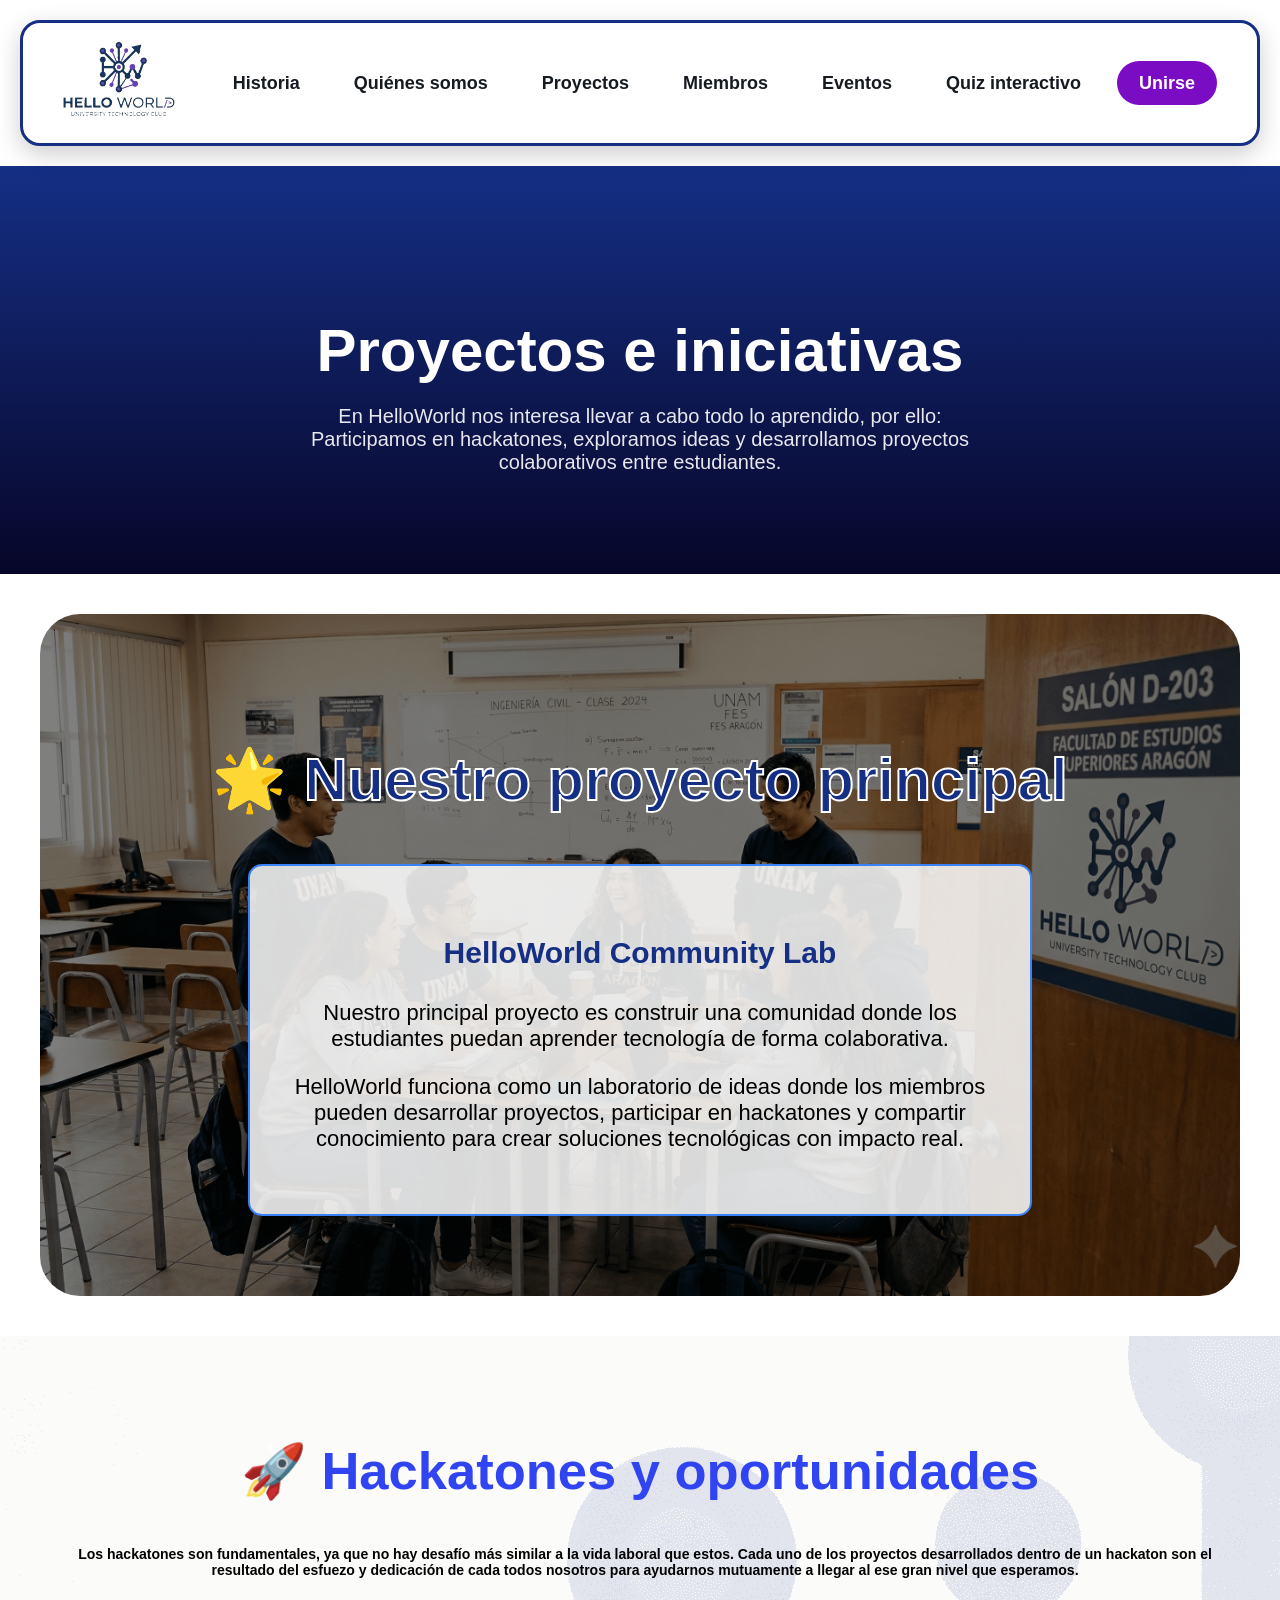
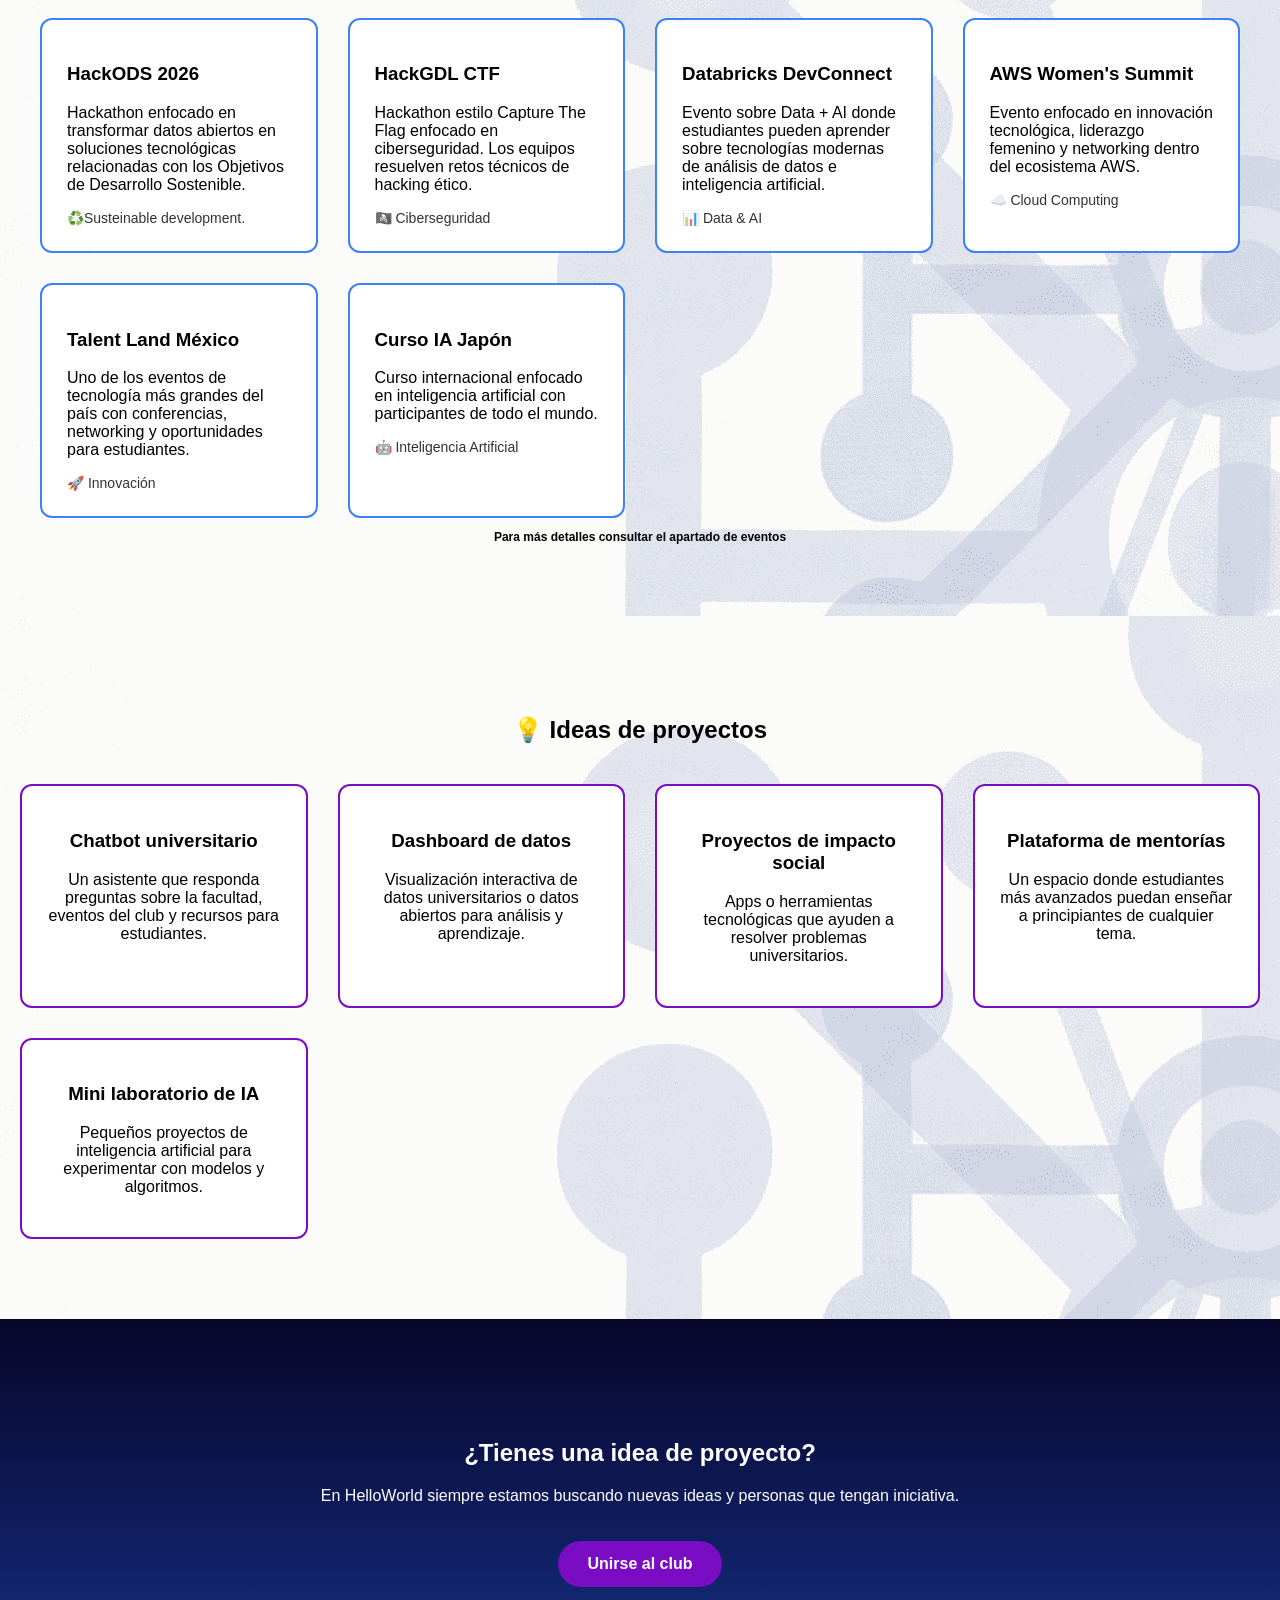
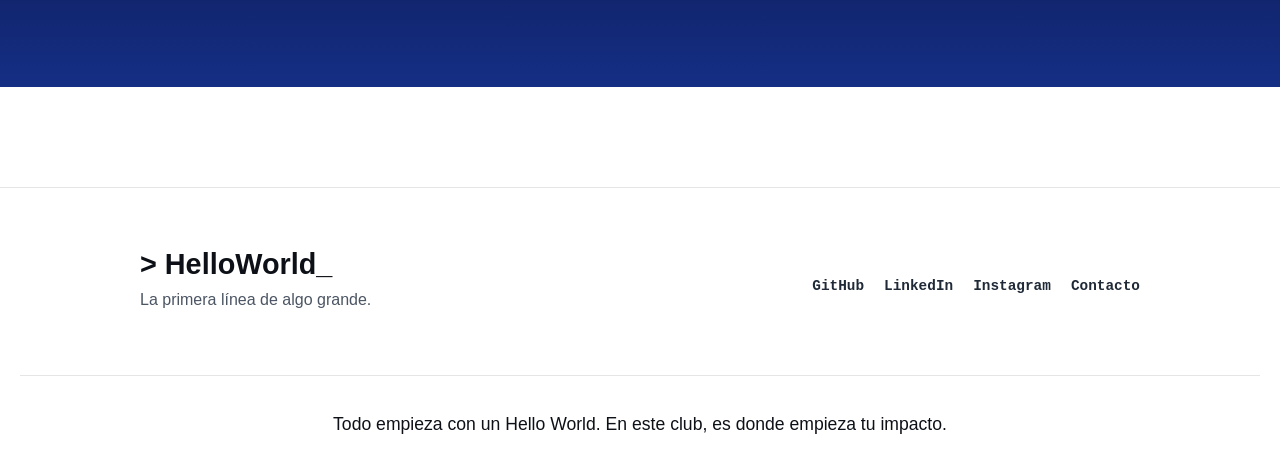
<file: projects.html>
<!DOCTYPE html>
<html lang="es">

<head>
  <meta charset="UTF-8">
  <meta name="viewport" content="width=device-width, initial-scale=1.0">
  <title>Proyectos | HelloWorld</title>
  <link rel="stylesheet" href="styles.css">
</head>

<body>

 <!-- ================= NAVBAR ================= -->
  <nav class="navbar">

    <!-- Logo que redirige al inicio -->
    <a href="index.html" class="logo">
      <img src="Multimedia/About/logoHW.png" alt="HelloWorld Logo" width="80" height="80">
    </a>

    <!-- Checkbox usado para activar el menú responsive -->
    <input type="checkbox" id="menu-toggle">

    <!-- Icono hamburguesa visible en móviles -->
    <label for="menu-toggle" class="menu-icon">
      ☰
    </label>

  <ul class="nav-links">
            <li><a href="historia.html">Historia</a></li>
            <li><a href="about.html">Quiénes somos</a></li>
            <li><a href="projects.html">Proyectos</a></li>
            <li><a href="Miembros.html">Miembros</a></li>
            <li><a href="EVENTOS.html">Eventos</a></li>
            <li><a href="QUIZ.html">Quiz interactivo</a></li>
            <li class="join"><a href="Registro.html">Unirse</a></li>
        </ul>

  </nav>


<!-- ================= HERO ================= -->

<section class="projects-hero">

  <h1>Proyectos e iniciativas</h1>

  <p>
    En HelloWorld nos interesa llevar a cabo todo lo aprendido, por ello:
    Participamos en hackatones, exploramos ideas y desarrollamos proyectos
    colaborativos entre estudiantes.
  </p>

</section>


<!-- ================= PROYECTO PRINCIPAL ================= -->

<section class="main-project">

  <h2>🌟 Nuestro proyecto principal</h2>

  <div class="main-project-card">

    <h3>HelloWorld Community Lab</h3>

    <p>
      Nuestro principal proyecto es construir una comunidad donde los estudiantes
      puedan aprender tecnología de forma colaborativa.
    </p>

    <p>
      HelloWorld funciona como un laboratorio de ideas donde los miembros pueden
      desarrollar proyectos, participar en hackatones y compartir conocimiento
      para crear soluciones tecnológicas con impacto real.
    </p>

  </div>

</section>


<!-- ================= HACKATHONS ================= -->

<section class="hackathons">
<div class="hack-title"> 
    <h2>🚀 Hackatones y oportunidades</h2>
</div>

<div class="hack-desc">
    <h3>Los hackatones son fundamentales, ya que no hay desafío más similar a la vida laboral que estos.
        Cada uno de los proyectos desarrollados dentro de un hackaton son el resultado del esfuezo y dedicación 
        de cada todos nosotros para ayudarnos mutuamente a llegar al ese gran nivel que esperamos.
    </h3>
</div>

<div class="hackathon-grid">

<div class="hack-card">

<h3>HackODS 2026</h3>

<p>
Hackathon enfocado en transformar datos abiertos en soluciones tecnológicas
relacionadas con los Objetivos de Desarrollo Sostenible.
</p>

<span>♻️Susteinable development.</span>

</div>


<div class="hack-card">

<h3>HackGDL CTF</h3>

<p>
Hackathon estilo Capture The Flag enfocado en ciberseguridad.
Los equipos resuelven retos técnicos de hacking ético.
</p>

<span>🏴‍☠️ Ciberseguridad</span>

</div>


<div class="hack-card">

<h3>Databricks DevConnect</h3>

<p>
Evento sobre Data + AI donde estudiantes pueden aprender sobre
tecnologías modernas de análisis de datos e inteligencia artificial.
</p>

<span>📊 Data & AI</span>

</div>


<div class="hack-card">

<h3>AWS Women's Summit</h3>

<p>
Evento enfocado en innovación tecnológica, liderazgo femenino
y networking dentro del ecosistema AWS.
</p>

<span>☁️ Cloud Computing</span>

</div>


<div class="hack-card">

<h3>Talent Land México</h3>

<p>
Uno de los eventos de tecnología más grandes del país con
conferencias, networking y oportunidades para estudiantes.
</p>

<span>🚀 Innovación</span>

</div>


<div class="hack-card">

<h3>Curso IA Japón</h3>

<p>
Curso internacional enfocado en inteligencia artificial
con participantes de todo el mundo.
</p>

<span>🤖 Inteligencia Artificial</span>

</div>

</div>
<div class="detalles">
<h3>Para más detalles consultar el apartado de eventos</h3>
</div>
</section>


<!-- ================= IDEAS DE PROYECTOS ================= -->

<section class="project-ideas">

<h2>💡 Ideas de proyectos</h2>

<div class="ideas-grid">

<div class="idea-card">
<h3>Chatbot universitario</h3>
<p>
Un asistente que responda preguntas sobre la facultad,
eventos del club y recursos para estudiantes.
</p>
</div>

<div class="idea-card">
<h3>Dashboard de datos</h3>
<p>
Visualización interactiva de datos universitarios
o datos abiertos para análisis y aprendizaje.
</p>
</div>

<div class="idea-card">
<h3>Proyectos de impacto social</h3>
<p>
Apps o herramientas tecnológicas que ayuden a resolver
problemas universitarios.
</p>
</div>

<div class="idea-card">
<h3>Plataforma de mentorías</h3>
<p>
Un espacio donde estudiantes más avanzados puedan
enseñar a principiantes de cualquier tema.
</p>
</div>

<div class="idea-card">
<h3>Mini laboratorio de IA</h3>
<p>
Pequeños proyectos de inteligencia artificial para
experimentar con modelos y algoritmos.
</p>
</div>

</div>

</section>


<!-- ================= CALL TO ACTION ================= -->

<section class="projects-cta">

<h2>¿Tienes una idea de proyecto?</h2>

<p>
En HelloWorld siempre estamos buscando nuevas ideas
y personas que tengan iniciativa.
</p>

<a href="Registro.html" class="cta-btn">
Unirse al club
</a>

</section>
<footer class="site-footer">
        <div class="footer-container">
          <div class="footer-brand">
            <h2 class="mono-text">> HelloWorld_</h2>
            <p class="tagline">La primera línea de algo grande.</p>
          </div>
          
          <div class="footer-links">
            <a href="https://github.com/anagmc059" target="_blank" class="social-link">GitHub</a>
            <a href="https://www.linkedin.com/in/hello-world-undefined-5243573b5?utm_source=share_via&utm_content=profile&utm_medium=member_android" target="_blank" class="social-link">LinkedIn</a>
            <a href="https://www.instagram.com/helloworld_unam?igsh=NGc1cXB5MWlveDVn" target="_blank" class="social-link">Instagram</a>
            <a href="https://www.itsebastianvz.dev/" target="_blank" class="social-link">Contacto</a>
          </div>
        </div>
        
        <div class="footer-bottom">
          <p class="final-phrase">Todo empieza con un <span class="highlight">Hello World</span>. En este club, es donde empieza tu impacto.</p>
        </div>
</footer>

</body>

</html>
</file>
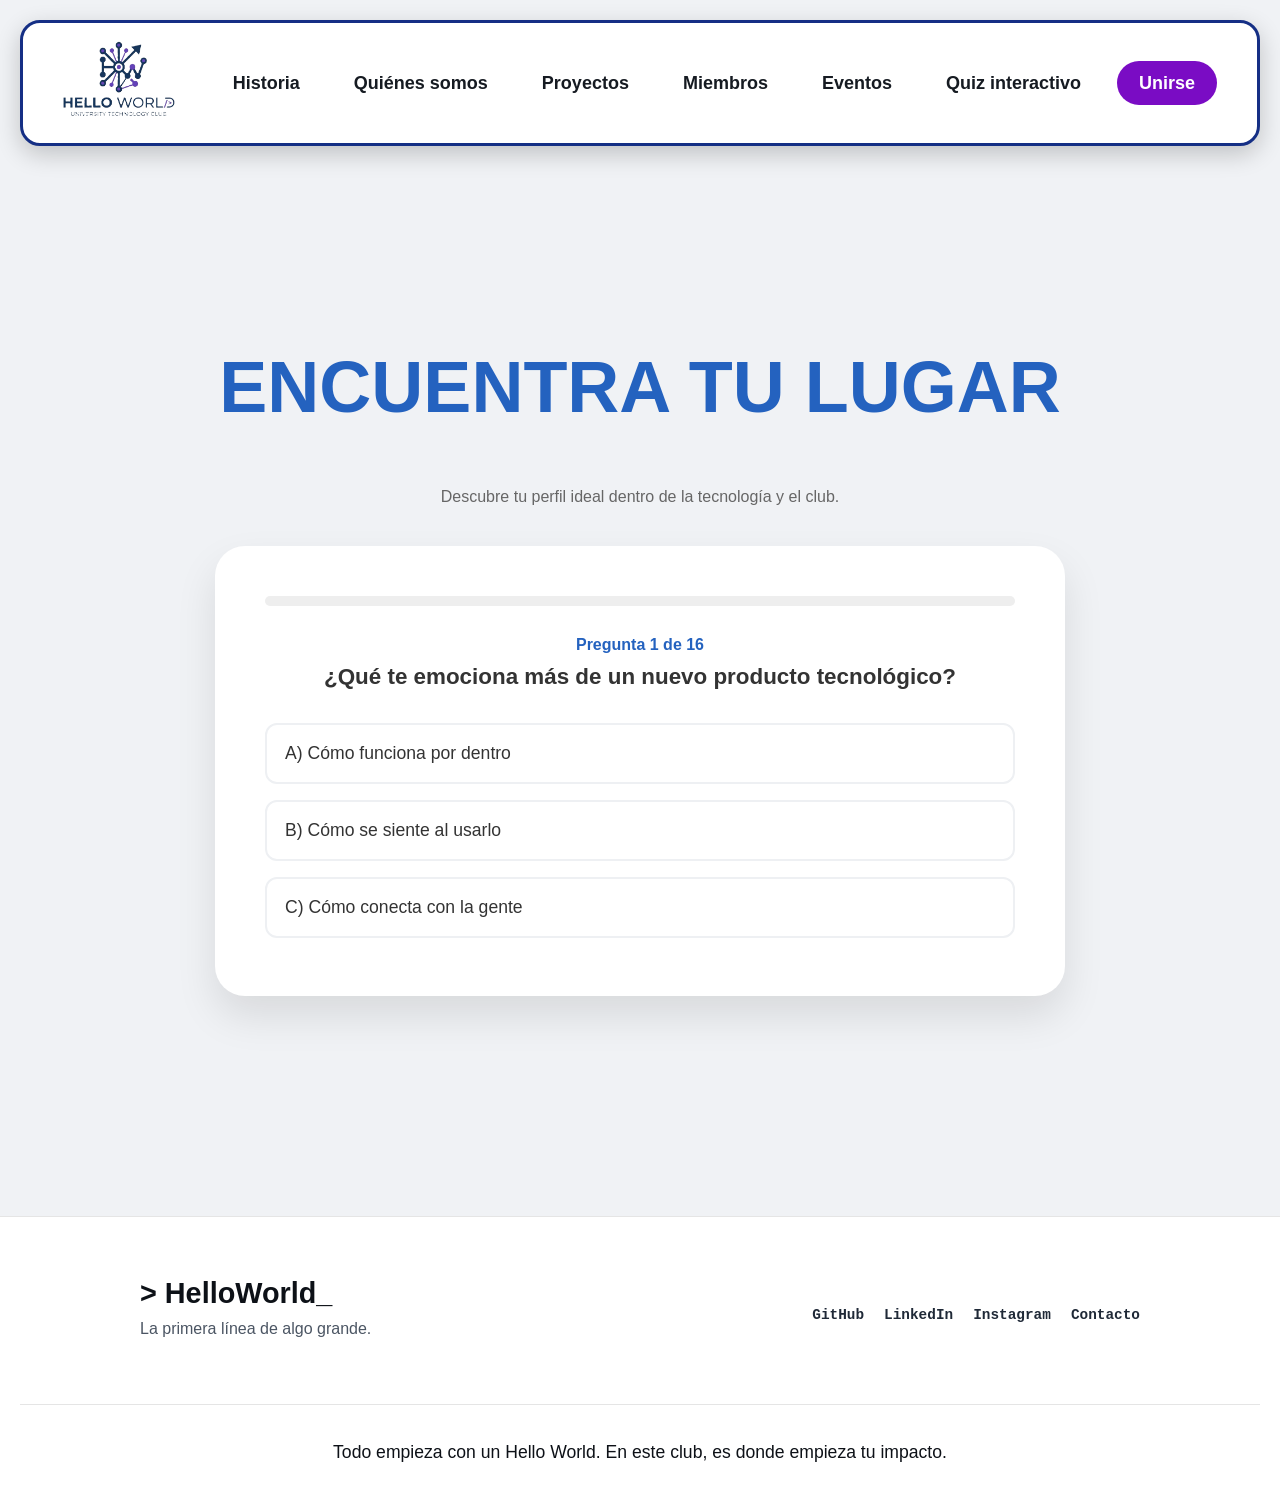
<file: QUIZ.html>
<!DOCTYPE html>
<html lang="es">
<head>
    <meta charset="UTF-8">
    <meta name="viewport" content="width=device-width, initial-scale=1.0">
    <title>Quiz Interactivo | HelloWorld</title>
    <link rel="stylesheet" href="styles.css">
    <style>
        /* Estilos específicos para el funcionamiento del Quiz */
        body { margin: 0; font-family: 'Segoe UI', sans-serif; background-color: #f0f2f5; }
        
        #quiz-section { padding: 120px 20px 80px; text-align: center; min-height: 80vh; }
        .impact-title { font-family: 'Impact', sans-serif; font-size: clamp(3rem, 10vw, 4.5rem); color: #2462bf; text-transform: uppercase; }

        .quiz-card { 
            max-width: 750px; margin: 40px auto; background: white; padding: 50px; 
            border-radius: 30px; box-shadow: 0 20px 40px rgba(0,0,0,0.1); 
        }

        .progress-bar { height: 10px; background: #eee; border-radius: 5px; margin-bottom: 30px; overflow: hidden; }
        #progress-fill { height: 100%; background: #2462bf; width: 0%; transition: 0.3s; }

        .option-btn {
            width: 100%; padding: 18px; margin: 8px 0; border: 2px solid #eef0f3;
            border-radius: 12px; background: white; cursor: pointer; text-align: left;
            font-size: 1.1rem; transition: 0.2s; color: #333;
        }
        .option-btn:hover { background: #2462bf; color: white; transform: translateX(10px); }

        #quiz-result { display: none; }
        .res-profile { font-size: 2.2rem; color: #2462bf; margin-bottom: 10px; font-weight: bold; }
        .res-desc { font-style: italic; border-left: 5px solid #2462bf; padding: 15px; background: #f9f9f9; text-align: left; margin: 20px 0; color: #555; }
        
        .btn-cta { 
            background: #0d2c5e; color: white; border: none; padding: 18px 45px; 
            font-size: 1.2rem; border-radius: 8px; cursor: pointer; font-weight: bold;
            transition: transform 0.2s;
        }
        .btn-cta:hover { transform: scale(1.05); }
    </style>
</head>
<body>

    <nav class="navbar">
        <a href="index.html" class="logo">
            <img src="Multimedia/About/logoHW.png" alt="HelloWorld Logo" width="80" height="80">
        </a>
        <input type="checkbox" id="menu-toggle">
        <label for="menu-toggle" class="menu-icon">☰</label>
        <ul class="nav-links">
            <li><a href="historia.html">Historia</a></li>
            <li><a href="about.html">Quiénes somos</a></li>
            <li><a href="projects.html">Proyectos</a></li>
            <li><a href="Miembros.html">Miembros</a></li>
            <li><a href="EVENTOS.html">Eventos</a></li>
            <li><a href="QUIZ.html">Quiz interactivo</a></li>
            <li class="join"><a href="Registro.html">Unirse</a></li>
        </ul>
    </nav>

    <section id="quiz-section">
        <h2 class="impact-title">ENCUENTRA TU LUGAR</h2>
        <p style="color: #666; margin-top: 10px;">Descubre tu perfil ideal dentro de la tecnología y el club.</p>

        <div class="quiz-card">
            <div id="quiz-ui">
                <div class="progress-bar"><div id="progress-fill"></div></div>
                <p id="q-number" style="font-weight: bold; color: #2462bf; margin-bottom: 10px;"></p>
                <div id="q-text" style="font-size: 1.4rem; font-weight: bold; margin-bottom: 25px; color: #333;"></div>
                <div id="options-box"></div>
            </div>

            <div id="quiz-result">
                <h3 id="res-profile" class="res-profile"></h3>
                <div id="res-desc" class="res-desc"></div>
                <p style="margin-bottom: 25px;"><strong>HelloWorld tiene un lugar para ti.</strong></p>
                <button class="btn-cta" onclick="window.location.href='Registro.html'">ÚNETE AL CLUB</button>
            </div>
        </div>
    </section>

    <footer class="site-footer">
        <div class="footer-container">
            <div class="footer-brand">
                <h2 class="mono-text">> HelloWorld_</h2>
                <p class="tagline">La primera línea de algo grande.</p>
            </div>
            
            <div class="footer-links">
                <a href="https://github.com/anagmc059" target="_blank" class="social-link">GitHub</a>
                <a href="https://www.linkedin.com/in/hello-world-undefined-5243573b5?utm_source=share_via&utm_content=profile&utm_medium=member_android" target="_blank" class="social-link">LinkedIn</a>
                <a href="https://www.instagram.com/helloworld_unam?igsh=NGc1cXB5MWlveDVn" target="_blank" class="social-link">Instagram</a>
                <a href="https://www.itsebastianvz.dev/" target="_blank" class="social-link">Contacto</a>
            </div>
        </div>
        
        <div class="footer-bottom">
            <p class="final-phrase">Todo empieza con un <span class="highlight">Hello World</span>. En este club, es donde empieza tu impacto.</p>
        </div>
    </footer>

    <script>
        // Configuración de las 16 preguntas multidisciplinarias
        const questions = [
            { q: "¿Qué te emociona más de un nuevo producto tecnológico?", a: "Cómo funciona por dentro", b: "Cómo se siente al usarlo", c: "Cómo conecta con la gente" },
            { q: "En un equipo de trabajo, ¿qué rol prefieres?", a: "Construir la solución técnica", b: "Diseñar la interfaz", c: "Comunicar y presentar la idea" },
            { q: "¿Cuál es tu plataforma favorita para explorar?", a: "GitHub o Foros técnicos", b: "Behance o Instagram", c: "LinkedIn o TikTok" },
            { q: "Si una app falla, ¿qué es lo primero que notas?", a: "Bugs en el código", b: "Navegación confusa", c: "Mensaje de error poco claro" },
            { q: "¿Qué herramienta te gustaría dominar?", a: "Lenguajes de programación", b: "Software de diseño/3D", c: "Estrategias de marketing" },
            { q: "¿Cómo resuelves un problema?", a: "Análisis lógico", b: "Dibujando prototipos", c: "Debatiendo con el equipo" },
            { q: "Al visitar una web, ¿qué valoras más?", a: "Rapidez y eficiencia", b: "Atractivo visual", c: "Contenido persuasivo" },
            { q: "¿Qué tipo de contenido prefieres crear?", a: "Documentación o scripts", b: "Gráficos o animaciones", c: "Artículos o guiones" },
            { q: "¿Área tech favorita?", a: "IA y Backend", b: "Frontend y VR", c: "Social Media y PR" },
            { q: "¿Proyecto soñado?", a: "Crear un motor de búsqueda", b: "Diseñar una UX inmersiva", c: "Dirigir la comunicación tech" },
            { q: "¿Qué prefieres optimizar?", a: "Rendimiento del sistema", b: "Estética del usuario", c: "Alcance del mensaje" },
            { q: "En un Hackathon, destacarías...", a: "Escribiendo código", b: "Diseñando mockups", c: "Haciendo el pitch final" },
            { q: "¿Cómo te actualizas?", a: "Documentación técnica", b: "Tendencias de diseño", c: "Podcasts de industria" },
            { q: "En un evento del club, tú...", a: "Configuras el streaming", b: "Creas la identidad visual", c: "Coordinas la difusión" },
            { q: "¿Qué es para ti la tecnología?", a: "Herramienta de resolución", b: "Lienzo creativo", c: "Medio de conexión" },
            { q: "¿Tu mayor superpoder?", a: "Lógica pura", b: "Creatividad visual", c: "Persuasión y empatía" }
        ];

        let currentQ = 0;
        let points = { a: 0, b: 0, c: 0 };

        function loadQuiz() {
            if (currentQ < questions.length) {
                const data = questions[currentQ];
                document.getElementById('q-number').innerText = `Pregunta ${currentQ + 1} de 16`;
                document.getElementById('q-text').innerText = data.q;
                document.getElementById('progress-fill').style.width = `${((currentQ) / questions.length) * 100}%`;
                document.getElementById('options-box').innerHTML = `
                    <button class="option-btn" onclick="answer('a')">A) ${data.a}</button>
                    <button class="option-btn" onclick="answer('b')">B) ${data.b}</button>
                    <button class="option-btn" onclick="answer('c')">C) ${data.c}</button>`;
            } else { showRes(); }
        }

        function answer(val) { points[val]++; currentQ++; loadQuiz(); }

        function showRes() {
            document.getElementById('quiz-ui').style.display = 'none';
            document.getElementById('quiz-result').style.display = 'block';
            document.getElementById('progress-fill').style.width = '100%';
            let p = "", d = "";
            
            // Lógica de cálculo de resultados
            if (points.a >= points.b && points.a >= points.c) { 
                p = "Product Builder"; 
                d = "Eres el motor técnico. Te apasiona la lógica, el funcionamiento interno y construir soluciones robustas desde el código."; 
            }
            else if (points.b >= points.a && points.b >= points.c) { 
                p = "Experience Designer"; 
                d = "Eres el alma creativa. Tu enfoque está en la estética, la usabilidad y en crear experiencias que enamoren al usuario."; 
            }
            else { 
                p = "Tech Evangelist"; 
                d = "Eres el puente entre la innovación y las personas. Tienes el don de comunicar ideas complejas y conectar a la gente."; 
            }
            
            document.getElementById('res-profile').innerText = `¡Eres un ${p}!`;
            document.getElementById('res-desc').innerText = d;
        }

        loadQuiz();
    </script>
</body>
</html>
</file>
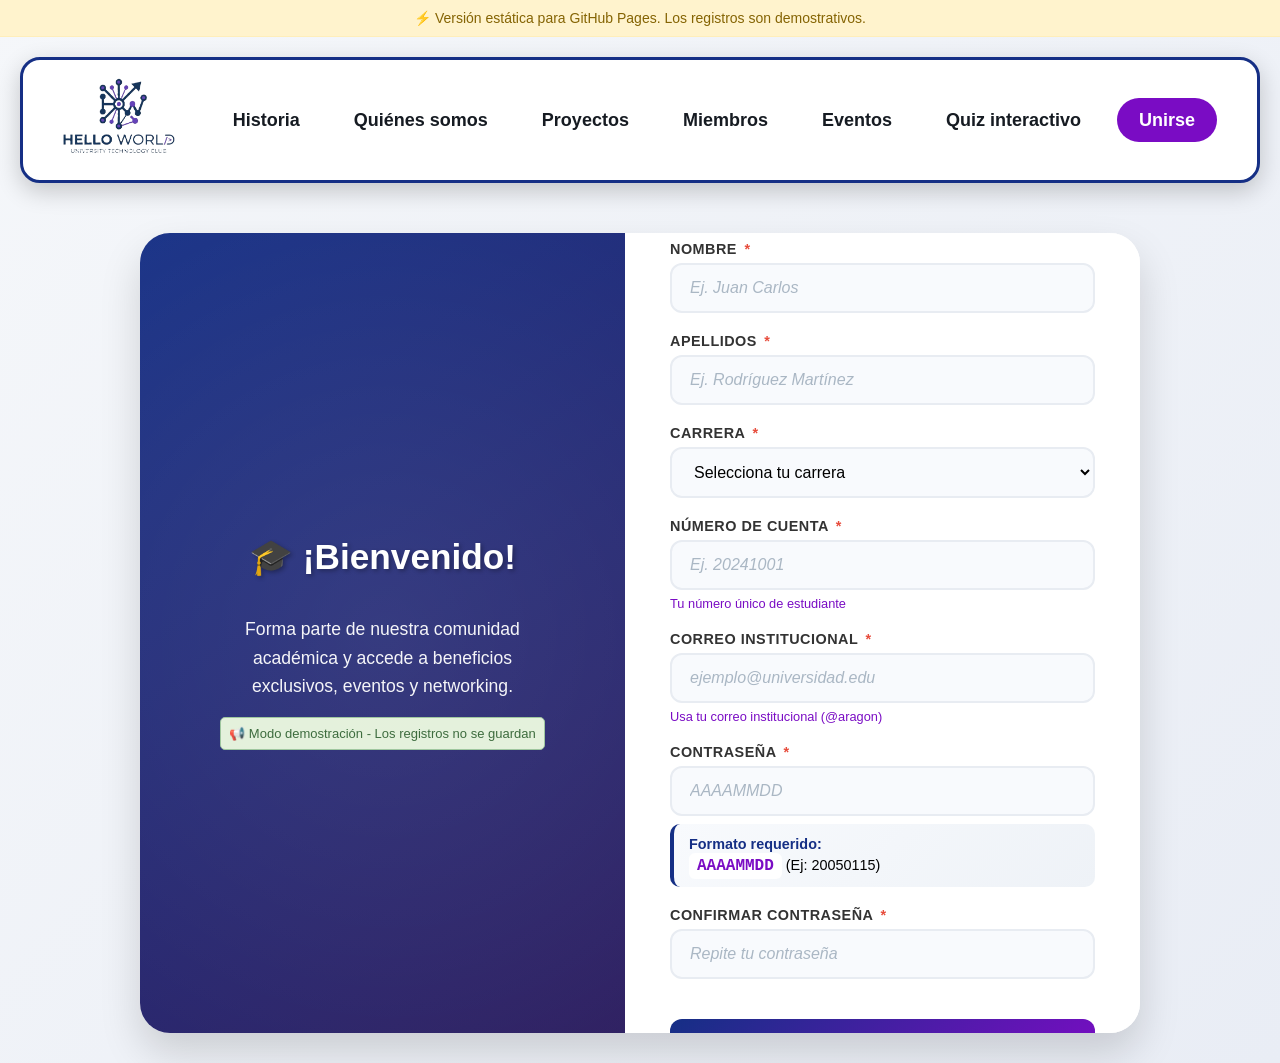
<file: Registro.html>
<!DOCTYPE html>
<html lang="es">
<head>
<meta charset="UTF-8">
<meta name="viewport" content="width=device-width, initial-scale=1.0">
<title>Registro - HelloWorld</title>
<link rel="stylesheet" href="styles.css">
<link rel="stylesheet" href="styleRegistro.css">
<style>
    .github-notice {
        background: #fff3cd;
        color: #856404;
        padding: 10px;
        text-align: center;
        border-bottom: 1px solid #ffeeba;
        font-size: 14px;
    }
    .github-notice a {
        color: #533f03;
        font-weight: bold;
    }
    .demo-mode {
        background: #e2f0d9;
        color: #2c5f2d;
        padding: 8px;
        border-radius: 5px;
        margin-bottom: 15px;
        font-size: 13px;
        text-align: center;
        border: 1px solid #97c297;
    }
</style>
</head>
<body>
    <!-- Aviso de GitHub Pages -->
    <div class="github-notice">
        ⚡ Versión estática para GitHub Pages. Los registros son demostrativos.
    </div>

    <!-- Navbar -->
    <nav class="navbar">
        <a href="index.html" class="logo">
            <img src="Multimedia/About/logoHW.png" alt="HelloWorld Logo">
        </a>
        <input type="checkbox" id="menu-toggle">
        <label for="menu-toggle" class="menu-icon">☰</label>
        <ul class="nav-links">
            <li><a href="historia.html">Historia</a></li>
            <li><a href="about.html">Quiénes somos</a></li>
            <li><a href="projects.html">Proyectos</a></li>
            <li><a href="Miembros.html">Miembros</a></li>
            <li><a href="EVENTOS.html">Eventos</a></li>
            <li><a href="QUIZ.html">Quiz interactivo</a></li>
            <li class="join"><a href="Registro.html">Unirse</a></li>
        </ul>
    </nav>

    <div class="main-content">
        <div class="register-card">
            <div class="left-panel">
                <h3>🎓 ¡Bienvenido!</h3>
                <p>Forma parte de nuestra comunidad académica y accede a beneficios exclusivos, eventos y networking.</p>
                <div class="demo-mode">
                    📢 Modo demostración - Los registros no se guardan
                </div>
            </div>

            <div class="right-panel">
                <h2>Crear cuenta</h2>
                <p class="subtitle">Completa el formulario para registrarte</p>

                <form onsubmit="event.preventDefault(); alert('🎉 ¡Gracias por interesarte en unirte! En esta versión estática de GitHub Pages no se procesan registros. Para probar la funcionalidad completa, descarga el proyecto y ejecútalo con XAMPP.');">
                    <!-- Campo: Nombre -->
                    <div class="form-group">
                        <label for="nombre">Nombre <span class="required">*</span></label>
                        <input type="text" id="nombre" name="nombre" placeholder="Ej. Juan Carlos" required>
                    </div>

                    <!-- Campo: Apellidos -->
                    <div class="form-group">
                        <label for="apellidos">Apellidos <span class="required">*</span></label>
                        <input type="text" id="apellidos" name="apellidos" placeholder="Ej. Rodríguez Martínez" required>
                    </div>

                    <!-- Campo: Carrera -->
                    <div class="form-group">
                        <label for="carrera">Carrera <span class="required">*</span></label>
                        <select id="carrera" name="carrera" required>
                            <option value="" disabled selected>Selecciona tu carrera</option>
                            <option value="ingenieria_en_Computación">Ingeniería en Computación</option>
                            <option value="ingenieria_industrial">Ingeniería Industrial</option>
                            <option value="ingenieria_Civil">Ingeniería Civil</option>
                            <option value="ingenieria_Electrica_Electronica">Ingeniería Eléctrica y Electrónica</option>
                            <option value="ingenieria_Mecanica">Ingeniería Mecánica</option>
                            <option value="diseño_Industrial">Diseño Industrial</option>
                            <option value="comunicación_y_Periodismo">Comunicación y Periodismo</option>
                            <option value="derecho">Derecho</option>
                            <option value="economia">Economía</option>
                            <option value="arquitectura">Arquitectura</option>
                            <option value="relaciones_Internacionales">Relaciones Internacionales</option>
                            <option value="sociologia">Sociología</option>
                            <option value="desarrollo_Agropecuario">Desarrollo Agropecuario</option>
                            <option value="pedagogia">Pedagogía</option>
                            <option value="otra">Otra</option>
                        </select>
                    </div>

                    <!-- Campo: Número de cuenta -->
                    <div class="form-group">
                        <label for="numero_cuenta">Número de cuenta <span class="required">*</span></label>
                        <input type="text" id="numero_cuenta" name="numero_cuenta" placeholder="Ej. 20241001" required>
                        <span class="helper-text">Tu número único de estudiante</span>
                    </div>

                    <!-- Campo: Correo institucional -->
                    <div class="form-group">
                        <label for="email">Correo institucional <span class="required">*</span></label>
                        <input type="email" id="email" name="email" placeholder="ejemplo@universidad.edu" required>
                        <span class="helper-text">Usa tu correo institucional (@aragon)</span>
                    </div>

                    <!-- Campo: Contraseña -->
                    <div class="form-group">
                        <label for="password">Contraseña <span class="required">*</span></label>
                        <input type="password" id="password" name="password" placeholder="AAAAMMDD" required pattern="[0-9]{8}" maxlength="8" autocomplete="off">
                        <div class="password-info">
                            <strong>Formato requerido:</strong>
                            <code>AAAAMMDD</code> (Ej: 20050115)
                        </div>
                    </div>

                    <!-- Campo: Confirmar contraseña -->
                    <div class="form-group">
                        <label for="confirm_password">Confirmar contraseña <span class="required">*</span></label>
                        <input type="password" id="confirm_password" name="confirm_password" placeholder="Repite tu contraseña" required pattern="[0-9]{8}" maxlength="8" autocomplete="off">
                    </div>

                    <!-- Botón de registro -->
                    <button type="submit" class="btn-submit">Registrarse (Demo)</button>
                </form>

                <!-- Enlace a login -->
                <div class="login-redirect">
                    ¿Ya tienes una cuenta?
                    <a href="login.html">Inicia sesión aquí</a>
                </div>
            </div>
        </div>
    </div>

    <script>
        document.getElementById('registroForm')?.addEventListener('submit', function(e) {
            e.preventDefault();
            const password = document.getElementById('password').value;
            const confirmPassword = document.getElementById('confirm_password').value;
            
            if (password !== confirmPassword) {
                alert('❌ Las contraseñas no coinciden.');
                return;
            }
            if (!/^[0-9]{8}$/.test(password)) {
                alert('❌ La contraseña debe tener 8 dígitos.');
                return;
            }
            alert('📢 Modo demostración: En un entorno local con XAMPP, este formulario guardaría tus datos en miembros.json');
        });
    </script>
</body>
</html>
</file>
<file: styles.css>
/* ================= GLOBAL ================= */

body{
  font-family: Arial, sans-serif;
  margin:0;
}


/* ================= NAVBAR ================= */

.navbar{
  position:sticky;
  top:10px;

  display:flex;
  justify-content:space-between;
  align-items:center;

  padding:18px 40px;
  margin:20px;

  background:white;
  border:3px solid #152f85;
  border-radius:20px;

  box-shadow:0 8px 25px rgba(0,0,0,0.2);
  backdrop-filter:blur(10px);

  z-index:1000;
}

.nav-links{
  display:flex;
  align-items:center;
  gap:18px;

  list-style:none;
}

.nav-links a{
  font-size:18px;
  font-weight:600;

  color:#161B22;
  text-decoration:none;

  padding:12px 18px;
  border-radius:50px;

  transition:all 0.3s ease;
  cursor:pointer;
}

.nav-links a:hover{
  background:#152f85;
  color:white;
  transform:translateY(-2px);
}

/* botón unirse */

.join a{
  background:#7a0cc4;
  color:white;
  padding:12px 22px;
  border-radius:50px;
}

.join a:hover{
  background:#e100ff;
  transform:scale(1.05);
}


/* ================= LOGO ================= */

.logo img{
  height:80px;
  width:auto;

  cursor:pointer;

  transition:transform 0.25s ease, filter 0.25s ease;
}

.logo img:hover{
  transform:scale(1.1);
  filter:brightness(1.1);
}

.logo img:active{
  transform:scale(0.96);
}

/* ================= HERO ================= */

.hero{
  height:90vh;
  min-height:500px;

  display:flex;
  justify-content:center;
  align-items:center;

  text-align:center;

  position:relative;
  overflow:hidden;
  
  /* Overlay de color encima del img */
  background:linear-gradient(rgba(1,5,35,0.5), rgba(21,1,156,0.5));
  background-image: url("Multimedia/Projects/proyecto_principal.png");
}

/* Imagen de fondo posicionada absolutamente */
.hero-bg-img{
  position:absolute;
  inset:0;
  width:100%;
  height:100%;
  object-fit:cover;
  object-position:center;
  z-index:0;
  /* Mezcla con el overlay del background */
  mix-blend-mode:multiply;
}

/* El contenido va encima */
.hero > .hero-content{
  position:relative;
  z-index:1;
}

/* contenido central */

.hero-content{
  position:relative;
  background:rgba(0,0,0,0.55);
  backdrop-filter:blur(4px);

  padding:40px 60px;
  color:white;
  border-radius:20px;

  box-shadow:0 10px 30px rgba(0,0,0,0.3);

  max-width:500px;
  z-index:1;
}

.hero-btn{
  display:inline-block;
  margin-top:20px;

  background:#7a0cc4;
  color:white;

  padding:14px 30px;
  border-radius:50px;

  font-weight:bold;
  text-decoration:none;

  transition:all 0.3s ease;
}

.hero-btn:hover{
  background:#e100ff;
  transform:scale(1.08);
}
/* ================= ABOUT SECTION ================= */

.about{
  text-align:center;
  padding:80px 20px;

  background-image: url("Multimedia/About/fondo_pag.png");
  background-size:cover;
  background-position:center;
  background-repeat:no-repeat;
  background-attachment:fixed;
}

.about-header{
  color:black;
}

.about-header h1{
  color:#152f85;
  font-size:clamp(2.2rem, 8vw, 70px);
}

.about-header p{
  font-size:22px;
}


/* layout principal — desktop: 3 zonas en fila, tablet/móvil: apilado */

.about-layout{
  display:flex;
  flex-direction:row;
  flex-wrap:nowrap;
  gap:40px;
  align-items:flex-start;

  margin-top:80px;
  max-width:1400px;
  margin-left:auto;
  margin-right:auto;
  padding:0 30px;
}

/* Columna izquierda: carrusel */
.about-layout > .photo-carousel{
  flex:0 0 auto;
  width:340px;
}

/* Columna central: cards */
.about-layout > .cards-triangle{
  flex:1 1 0;
  min-width:0;
  margin-top:0;
}

/* Columna derecha: skills */
.about-layout > .skills{
  flex:0 0 auto;
  width:280px;
  margin-right:0;
  height:auto;
}


/* ================= CARDS ================= */

.cards{
  display:flex;
  gap:30px;
  justify-content:center;
  flex-wrap:wrap;
}

.cards-triangle{
  display:grid;
  grid-template-columns:repeat(3, 1fr);
  justify-items:stretch;

  gap:20px;
  margin-top:0;

  position:relative;
  width:100%;
}

.card{
  background:linear-gradient(180deg,#152f85,#070629);

  width:100%;
  min-width:0;
  padding:28px 16px;

  border-radius:16px;

  cursor:pointer;
  overflow:hidden;
  position:relative;

  transition:0.4s;

  animation:float 4s ease-in-out infinite;
}

@keyframes float{
  0%{transform:translateY(0px);}
  50%{transform:translateY(-8px);}
  100%{transform:translateY(0px);}
}

.card:hover{
  transform:scale(1.07);

  box-shadow:
  0 10px 30px rgb(153,0,255),
  0 0 15px rgb(58,0,92);
}

.card-header{
  text-align:center;
  color:white;
}

.short-text{
  opacity:0.8;
}

.card-expanded{
  max-height:0;
  opacity:0;

  color:white;

  transition:all 0.4s ease;
}

.card-expanded img{
  width:100%;
  border-radius:8px;
  margin:15px 0;
}

.card:hover .card-expanded{
  max-height:650px;
  opacity:1;
}

.card h2{
  font-size:22px;
  margin-bottom:10px;
}

.card p{
  font-size:15px;
  line-height:1.5;
}


/* posiciones del triángulo — solo en pantallas medianas donde caben 2 cols */
@media (min-width:600px) and (max-width:1100px){
  .aprender{
    grid-column:1 / span 2;
    justify-self:center;
  }

  .crear{
    justify-self:end;
  }

  .impactar{
    justify-self:start;
  }
}


/* ================= PHOTO CAROUSEL ================= */

.photo-carousel{
  height:400px;
  width:400px;

  overflow:hidden;

  border-radius:10px;
  background-color:#070629;
}

.carousel-track{
  display:flex;
  flex-direction:column;
  gap:20px;

  animation:scrollVertical 30s linear infinite;
}

.photo-carousel img{
  width:100%;
  border-radius:10px;
  object-fit:cover;
}

/* rotaciones decorativas */

.photo-carousel img:nth-child(1){ transform:rotate(-2deg); }
.photo-carousel img:nth-child(2){ transform:rotate(2deg); }
.photo-carousel img:nth-child(3){ transform:rotate(-1deg); }
.photo-carousel img:nth-child(4){ transform:rotate(1deg); }
.photo-carousel img:nth-child(5){ transform:rotate(-2deg); }

@keyframes scrollVertical{

  0%{
    transform:translateY(0);
  }

  100%{
    transform:translateY(-100%);
  }

}

.photo-carousel:hover .carousel-track{
  animation-play-state:paused;
}


/* ================= SKILLS ================= */

.skills{
  display:flex;
  flex-direction:column;
  justify-content:center;

  margin-right:40px;
  height:100%;

  font-family:sans-serif;
}

.skills h3{
  margin-bottom:20px;

  font-size:24px;
  font-weight:700;
}

.skills ul{
  list-style:none;
  padding:0;
}

/* cajas */

.skills li{
  background:#c6e2fd;

  padding:22px 20px;
  margin-bottom:16px;

  border-radius:12px;
  border:2px solid #3B82F6;

  width:100%;

  text-align:center;

  font-size:18px;
  font-weight:700;

  color:#2563eb;

  cursor:pointer;
  transition:0.3s;
}

/* descripción oculta */

.skill-desc{
  display:block;

  font-size:14px;
  font-weight:400;

  margin-top:6px;

  opacity:0;
  max-height:0;

  color:#4b5563;

  transition:0.3s;
}

/* hover */

.skills li:hover{
  border-color:#a855f7;
  color:#9333ea;

  transform:translateX(6px);
}

.skills li:hover .skill-desc{
  opacity:1;
  max-height:40px;
}


/* ================= STATS ================= */

.stats{
  display:flex;
  justify-content:center;
  gap:60px;

  margin-top:60px;

  text-align:center;
  flex-wrap:wrap;
}

.stat h2{
  font-size:42px;
  color:#3B82F6;
  margin-bottom:5px;
}

.stat p{
  font-family:sans-serif;
  font-size:18px;
  opacity:0.8;
}


/* ================= MENU RESPONSIVE ================= */

#menu-toggle{
  display:none;
}

.menu-icon{
  display:none;
  font-size:30px;
  cursor:pointer;
  color:#152f85;
}


/* ================= RESPONSIVE NAVBAR ================= */

@media (max-width:768px){

  .menu-icon{
    display:block;
  }

  .navbar{
    flex-wrap:wrap;
    gap:10px;
  }

  .nav-links{
    position:absolute;
    top:100%;
    left:0;

    width:100%;
    background:white;

    flex-direction:column;
    align-items:center;

    max-height:0;
    overflow:hidden;

    transition:0.4s;

    border-radius:0 0 20px 20px;
    box-shadow:0 10px 20px rgba(0,0,0,0.15);
  }

  #menu-toggle:checked + .menu-icon + .nav-links{
    max-height:350px;
    padding:20px 0;
  }

}


/* ================= RESPONSIVE TABLET ================= */

@media (max-width:1100px){

  .about-layout{
    flex-direction:column;
    align-items:center;
    gap:50px;
  }

  .about-layout > .photo-carousel{
    width:320px;
    height:320px;
  }

  .about-layout > .cards-triangle{
    width:100%;
    max-width:600px;
    grid-template-columns:repeat(3, 1fr);
  }

  .about-layout > .skills{
    width:90%;
    max-width:500px;
    margin-right:0;
  }

  .about{
    background-attachment:scroll;
  }

}


/* ================= RESPONSIVE MOBILE ================= */

@media (max-width:768px){

  .about{
    padding:60px 20px;
    background-attachment:scroll;
  }

  .cards-triangle{
    grid-template-columns:1fr;
    max-width:380px;
    margin-left:auto;
    margin-right:auto;
  }

  .card{
    width:100%;
    max-width:380px;
  }

  .photo-carousel{
    width:100%;
    max-width:320px;

    height:auto;

    overflow-x:auto;
    overflow-y:hidden;

    scroll-snap-type:x mandatory;
  }

  .carousel-track{
    flex-direction:row;
    animation:none;
    gap:15px;
  }

  .photo-carousel img{
    width:220px;
    flex-shrink:0;

    scroll-snap-align:center;
  }

  .skills{
    width:90%;
  }

  .stats{
    gap:30px;
  }

  .stat h2{
    font-size:34px;
  }

  /* Hero responsive */
  .hero{
    height:auto;
    min-height:100vh;
    padding:40px 16px;
  }

  .hero-content{
    padding:30px 20px;
    max-width:100%;
  }

  .hero-content h1{
    font-size:clamp(1.6rem, 6vw, 2.5rem);
  }

  /* Projects */
  .projects-hero h1{
    font-size:clamp(2rem, 8vw, 60px);
  }

  .main-project{
    margin:20px 10px;
    padding:40px 20px;
    border-radius:20px;
  }

  .main-project h2{
    font-size:clamp(1.8rem, 7vw, 40px);
  }

  .hackathons{
    padding:40px 16px;
  }

  .project-ideas{
    padding:60px 16px;
  }

  /* Footer */
  .footer-container{
    flex-direction:column;
    align-items:flex-start;
    gap:20px;
  }

  .footer-links{
    flex-wrap:wrap;
    gap:12px;
  }

  /* Navbar margin mobile */
  .navbar{
    margin:10px;
  }
}


/* soporte táctil para tarjetas */
.card.card-active .card-expanded{
  max-height:650px;
  opacity:1;
}

/* ================= ESTILOS DEL FOOTER   ================= */

.site-footer {
  background: #FFFFFF; 
  border-top: 1px solid rgba(0, 0, 0, 0.1); 
  padding: 60px 20px 20px;
  margin-top: 100px;
  color: #0D1117; 
}

.footer-container {
  max-width: 1000px;
  margin: 0 auto;
  display: flex;
  justify-content: space-between;
  align-items: center;
  flex-wrap: wrap;
  gap: 30px;
}

.footer-brand h2 {
  margin: 0;
  font-size: 1.8rem;
  color: #0D1117; 
}

.tagline {
  color: #4B5563; 
  margin-top: 10px;
}

.footer-links {
  display: flex;
  gap: 20px;
}

.social-link {
  color: #1F2937; 
  text-decoration: none;
  font-family: 'JetBrains Mono', monospace;
  font-size: 0.9rem;
  transition: color 0.3s;
  font-weight: bold;
}

.social-link:hover {
  color: #3B82F6; 
}

.footer-bottom {
  text-align: center;
  margin-top: 50px;
  padding-top: 20px;
  border-top: 1px solid rgba(0, 0, 0, 0.1); 
}

.final-phrase {
  font-size: 1.1rem;
  font-weight: 500;
  color: #0D1117;
}

/* FACTOR WOW: EASTER EGG SCRIPT        */

#wow-easter-egg {
  position: fixed;
  top: 0;
  left: 0;
  width: 100vw;
  height: 100vh;
  background: rgba(13, 17, 23, 0.95);
  z-index: 9999;
  display: flex;
  justify-content: center;
  align-items: center;
  font-family: 'JetBrains Mono', 'Courier New', monospace;
  color: #00FF9C;
  backdrop-filter: blur(8px);
  animation: fadeInOverlay 0.3s ease-in-out;
}

.terminal-egg {
  background: #000000;
  border: 1px solid rgba(0, 255, 156, 0.3);
  padding: 40px;
  border-radius: 8px;
  box-shadow: 0 0 40px rgba(0, 255, 156, 0.15);
  max-width: 600px;
  width: 90%;
  text-align: left;
}

.terminal-egg p {
  font-size: 1.1rem;
  margin-bottom: 15px;
  line-height: 1.5;
}

.typewriter {
  overflow: hidden;
  border-right: .15em solid #00FF9C;
  white-space: nowrap;
  letter-spacing: .1em;
  animation: typing 1.5s steps(30, end), blink-caret .5s step-end infinite;
}

.fade-in-1 { animation: fadeInText 0.5s ease-in-out 1.5s both; }
.fade-in-2 { animation: fadeInText 0.5s ease-in-out 2.5s both; }
.fade-in-3 { animation: fadeInText 0.5s ease-in-out 3.5s both; }

.secret-cta {
  background: #00FF9C;
  color: #000;
  border: none;
  padding: 12px 20px;
  font-family: inherit;
  font-size: 1rem;
  font-weight: bold;
  cursor: pointer;
  transition: all 0.3s;
  margin-right: 15px;
}

.secret-cta.outline {
  background: transparent;
  color: #00FF9C;
  border: 1px solid #00FF9C;
}

.secret-cta:hover {
  transform: translateY(-2px);
  box-shadow: 0 5px 15px rgba(0, 255, 156, 0.3);
}

.secret-cta.outline:hover {
  background: rgba(0, 255, 156, 0.1);
}

@keyframes typing { from { width: 0 } to { width: 100% } }
@keyframes blink-caret { from, to { border-color: transparent } 50% { border-color: #00FF9C; } }
@keyframes fadeInOverlay { from { opacity: 0; } to { opacity: 1; } }
@keyframes fadeInText { from { opacity: 0; transform: translateY(10px); } to { opacity: 1; transform: translateY(0); } }

/* ================= Seccion PROJECTS================= */

/* ================= PROJECTS HERO ================= */

.projects-hero{

text-align:center;
padding:100px 20px;

background:linear-gradient(180deg,#152f85,#070629);
color:white;

}

.projects-hero h1{
font-size:clamp(2rem, 8vw, 60px);
margin-bottom:20px;
}

.projects-hero p{
font-size:20px;
max-width:700px;
margin:auto;
opacity:0.9;
}


/* ================= MAIN PROJECT ================= */

.main-project{
    background-image: 
    linear-gradient(rgba(0,0,0,0.5), rgba(0,0,0,0.5)),
    url("Multimedia/Projects/proyecto_principal.png");
    background-size: cover;
    background-position: center;
    background-repeat: no-repeat;
    text-align: center;
    padding:80px 60px;
    border-radius:40px;
    margin:40px;

}

.main-project h2{
  color:#152f85;
  font-size:clamp(1.8rem, 6vw, 60px);
  -webkit-text-stroke: 2px white;
}

.main-project h3{
  color:#152f85;
  font-size: 30px;
}

.main-project p{
  font-size: 22px;

}

.main-project-card{

max-width:700px;
margin:auto;

background:rgba(255,255,255,0.85); 
padding:40px;

border-radius:14px;

border:2px solid #3B82F6;

}


/* ================= HACKATHONS ================= */

.hackathons{
  background:
    url("Multimedia/About/fondo_pag.png");

  padding:60px 40px;
  position:relative;

}
.hack-title{
  color: #3144f1;
  font-size: 35px;
  text-align: center;
}

.hack-desc{
  font-size: 12px;
  text-align: center;
  padding-left: 10px;
}
.hackathon-grid{

display:grid;
grid-template-columns:repeat(auto-fit,minmax(260px,1fr));

gap:30px;
margin-top:40px;

}
.hack-card{

background:white;

padding:25px;

border-radius:12px;

border:2px solid #3B82F6;

transition:0.3s;

}

.hack-card:hover{

transform:translateY(-6px);

box-shadow:0 10px 25px rgba(0,0,0,0.2);

background-color: #a855f7;
color: #f8fafc;

}

.hack-card span{

display:block;
margin-top:10px;

font-size:14px;
opacity:0.8;

}

.detalles h3{
  font-size: 12px;
  text-align: center;
}


/* ================= IDEAS ================= */

.project-ideas{

padding:80px 20px;
text-align:center;
background:
  url("Multimedia/About/fondo_pag.png");

}

.ideas-grid{

display:grid;

grid-template-columns:repeat(auto-fit,minmax(260px,1fr));

gap:30px;

margin-top:40px;

}

.idea-card{

background:white;

padding:25px;

border-radius:12px;

border:2px solid #7a0cc4;

transition:0.3s;

}

.idea-card:hover{

transform:scale(1.05);

box-shadow:0 10px 25px rgba(0,0,0,0.2);

}


/* ================= CTA ================= */

.projects-cta{

padding:100px 20px;

text-align:center;

background:linear-gradient(180deg,#070629,#152f85);
color:white;

}

.cta-btn{

display:inline-block;

margin-top:20px;

background:#7a0cc4;
color:white;

padding:14px 30px;

border-radius:50px;

text-decoration:none;

font-weight:600;

transition:0.3s;

}

.cta-btn:hover{

background:#e100ff;
transform:scale(1.05);

}
</file>
<file: styleRegistro.css>
* {
    box-sizing: border-box;
  }

  body {
    font-family: 'Segoe UI', Tahoma, Geneva, Verdana, sans-serif;
    margin: 0;
    background: linear-gradient(135deg, #f5f7fa 0%, #e9edf5 100%);
    min-height: 100vh;
  }

  /* Contenedor principal del formulario */
  .main-content {
    display: flex;
    justify-content: center;
    align-items: center;
    min-height: calc(100vh - 140px);
    padding: 20px;
  }

  /* Estilos del formulario*/
  .register-card {
    display: flex;
    background: white;
    width: 100%;
    max-width: 1000px;
    min-height: 700px;
    border-radius: 30px;
    overflow: hidden;
    box-shadow: 0 20px 40px rgba(0,0,0,0.15);
    margin: 10px;
    transition: transform 0.3s ease;
  }

  .register-card:hover {
    transform: translateY(-5px);
  }

  .left-panel {
    flex: 1;
    background: linear-gradient(145deg, #152f85 0%, #2a1b5e 100%);
    display: flex;
    flex-direction: column;
    justify-content: center;
    align-items: center;
    padding: 50px 30px;
    color: white;
    position: relative;
    overflow: hidden;
  }

  .left-panel::before {
    content: '';
    position: absolute;
    width: 200%;
    height: 200%;
    background: radial-gradient(circle, rgba(255,255,255,0.1) 0%, transparent 70%);
    top: -50%;
    left: -50%;
    animation: rotate 20s linear infinite;
  }

  @keyframes rotate {
    from { transform: rotate(0deg); }
    to { transform: rotate(360deg); }
  }

  .left-panel h3 {
    font-size: 2.2rem;
    margin-bottom: 20px;
    text-align: center;
    position: relative;
    z-index: 1;
    font-weight: 700;
    text-shadow: 2px 2px 4px rgba(0,0,0,0.3);
  }

  .left-panel p {
    font-size: 1.1rem;
    text-align: center;
    opacity: 0.95;
    line-height: 1.6;
    position: relative;
    z-index: 1;
    max-width: 300px;
  }

  .right-panel {
    flex: 1;
    padding: 50px 45px;
    background: white;
    display: flex;
    flex-direction: column;
    justify-content: center;
    overflow-y: auto;
    max-height: 800px;
  }

  .right-panel h2 {
    margin: 0 0 10px 0;
    color: #152f85;
    font-size: 2rem;
    font-weight: 700;
  }

  .right-panel .subtitle {
    color: #666;
    font-size: 1rem;
    margin-bottom: 30px;
    border-left: 4px solid #7a0cc4;
    padding-left: 15px;
  }

  .form-group {
    margin-bottom: 20px;
  }

  .form-group label {
    display: block;
    margin-bottom: 6px;
    color: #333;
    font-weight: 600;
    font-size: 0.9rem;
    text-transform: uppercase;
    letter-spacing: 0.5px;
  }

  .form-group input,
  .form-group select {
    width: 100%;
    padding: 14px 18px;
    border: 2px solid #e8ecf2;
    border-radius: 12px;
    font-size: 1rem;
    transition: all 0.3s ease;
    background: #f8fafd;
  }

  .form-group input:focus,
  .form-group select:focus {
    outline: none;
    border-color: #152f85;
    background: white;
    box-shadow: 0 5px 15px rgba(21, 47, 133, 0.1);
  }

  .form-group input::placeholder {
    color: #aab7c4;
    font-style: italic;
  }

  .required {
    color: #e74c3c;
    margin-left: 3px;
  }

  .helper-text {
    color: #7a0cc4;
    font-size: 0.8rem;
    margin-top: 6px;
    display: block;
    font-weight: 500;
  }

  .password-info {
    background: linear-gradient(135deg, #f8fafd 0%, #eef2f7 100%);
    padding: 12px 15px;
    border-radius: 10px;
    margin-top: 8px;
    border-left: 4px solid #152f85;
    font-size: 0.9rem;
  }

  .password-info strong {
    color: #152f85;
    display: block;
    margin-bottom: 5px;
  }

  .password-info code {
    background: white;
    padding: 4px 8px;
    border-radius: 6px;
    color: #7a0cc4;
    font-weight: 600;
    font-size: 1rem;
  }

  .btn-submit {
    width: 100%;
    padding: 16px;
    background: linear-gradient(135deg, #152f85 0%, #7a0cc4 100%);
    color: white;
    border: none;
    border-radius: 12px;
    font-size: 1.1rem;
    font-weight: 700;
    cursor: pointer;
    transition: all 0.3s ease;
    margin-top: 20px;
    text-transform: uppercase;
    letter-spacing: 1px;
  }

  .btn-submit:hover {
    transform: translateY(-3px);
    box-shadow: 0 10px 25px rgba(21, 47, 133, 0.4);
    background: linear-gradient(135deg, #1a3a9e 0%, #9015e6 100%);
  }

  .btn-submit:active {
    transform: translateY(0);
  }

  .login-redirect {
    text-align: center;
    margin-top: 25px;
    font-size: 0.95rem;
    color: #555;
    padding-top: 20px;
    border-top: 2px solid #eef2f7;
  }

  .login-redirect a {
    color: #7a0cc4;
    text-decoration: none;
    font-weight: 700;
    margin-left: 5px;
    transition: color 0.3s;
  }

  .login-redirect a:hover {
    color: #152f85;
    text-decoration: underline;
  }

  /* Responsive navbar */
  @media (max-width: 768px) {
    .menu-icon {
      display: block;
    }

    .navbar {
      flex-wrap: wrap;
      gap: 10px;
      margin: 0 10px;
    }

    .nav-links {
      position: absolute;
      top: 100%;
      left: 0;
      width: 100%;
      background: white;
      flex-direction: column;
      align-items: center;
      max-height: 0;
      overflow: hidden;
      transition: 0.4s;
      border-radius: 0 0 20px 20px;
      box-shadow: 0 10px 20px rgba(0,0,0,0.15);
      margin: 0;
      padding: 0;
    }

    #menu-toggle:checked + .menu-icon + .nav-links {
      max-height: 350px;
      padding: 20px 0;
    }
  }

  /* Responsive formulario */
  @media (max-width: 768px) {
    .main-content {
      padding: 10px;
      min-height: calc(100vh - 120px);
    }

    .register-card {
      flex-direction: column;
      min-height: auto;
      margin: 5px;
    }

    .left-panel {
      padding: 30px 20px;
    }

    .left-panel h3 {
      font-size: 1.8rem;
    }

    .right-panel {
      padding: 35px 25px;
      max-height: none;
    }

    .right-panel h2 {
      font-size: 1.8rem;
    }

    .form-group input,
    .form-group select {
      font-size: 16px;
      padding: 12px 15px;
    }

    .btn-submit {
      font-size: 1rem;
      padding: 14px;
    }
  }

  /* Ajustes para pantallas muy pequeñas */
  @media (max-width: 480px) {
    .right-panel {
      padding: 25px 20px;
    }

    .left-panel h3 {
      font-size: 1.5rem;
    }

    .left-panel p {
      font-size: 0.95rem;
    }
  }
</file>
